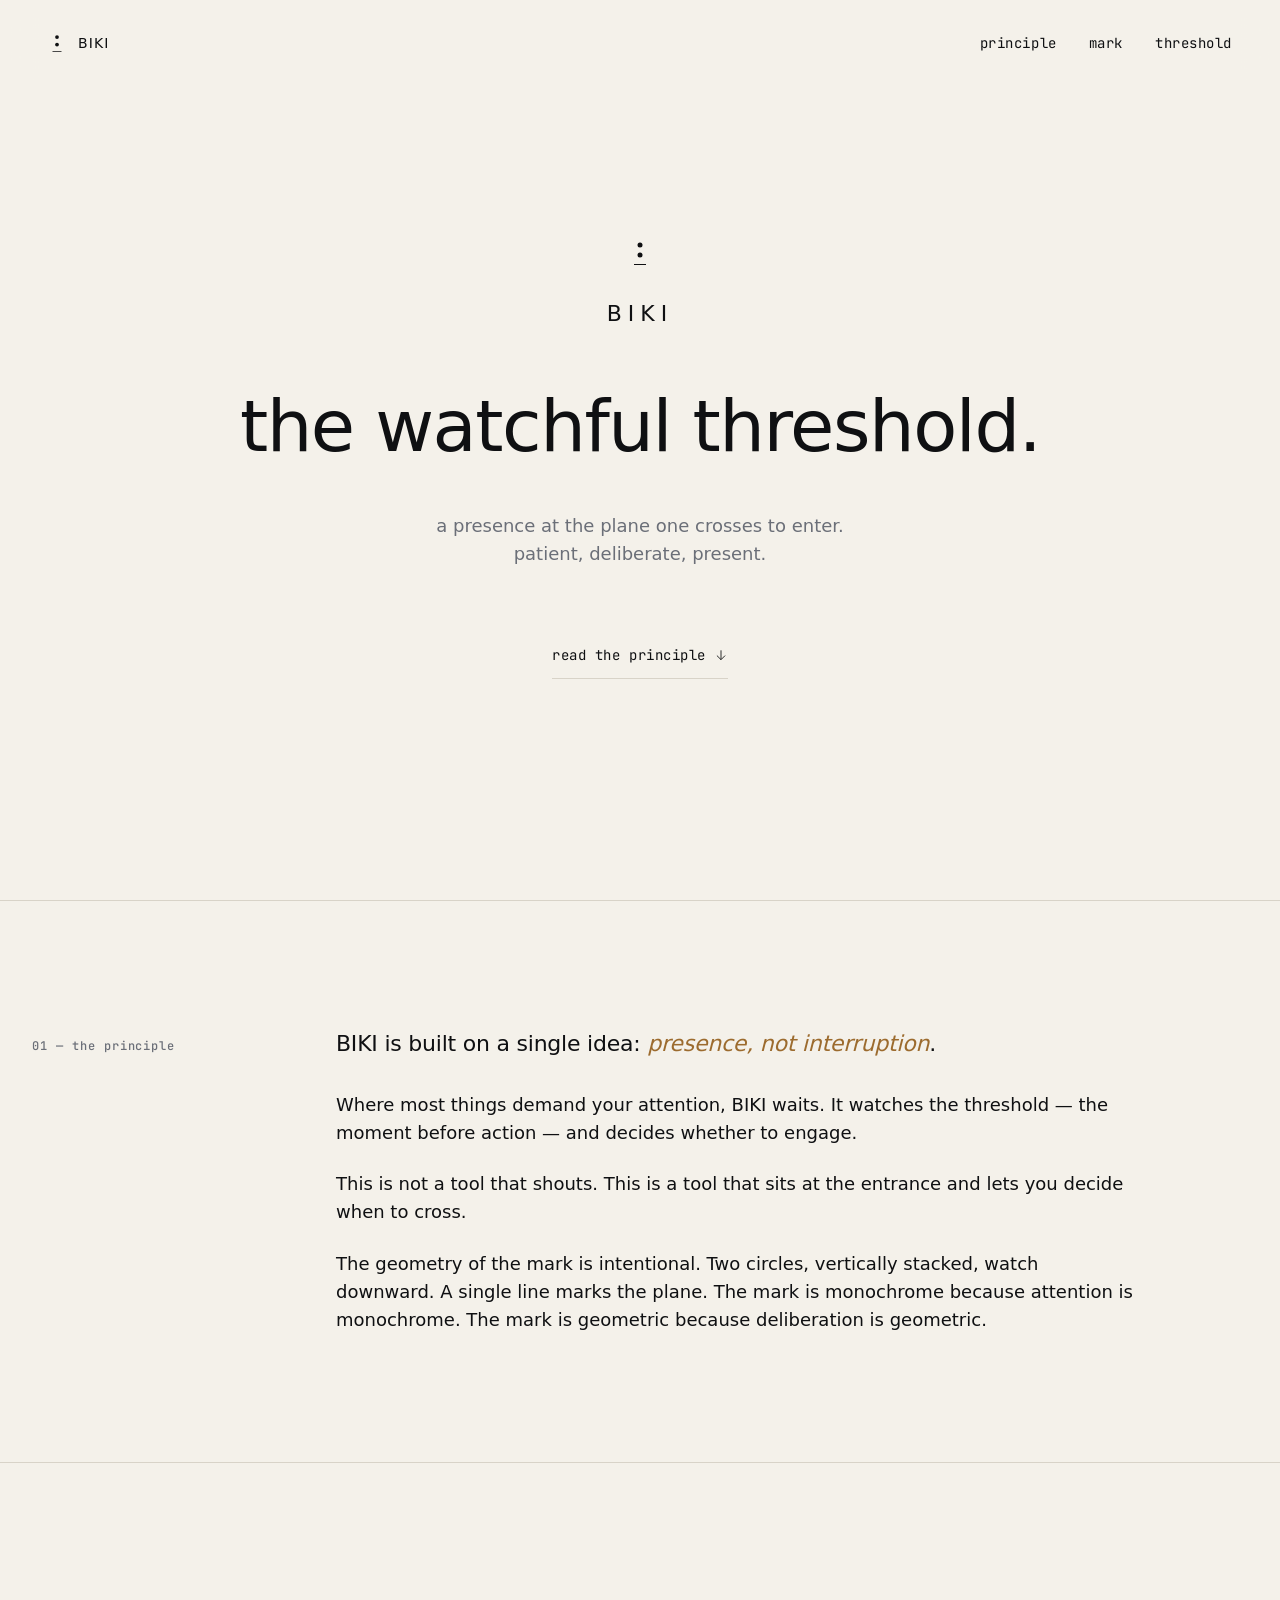
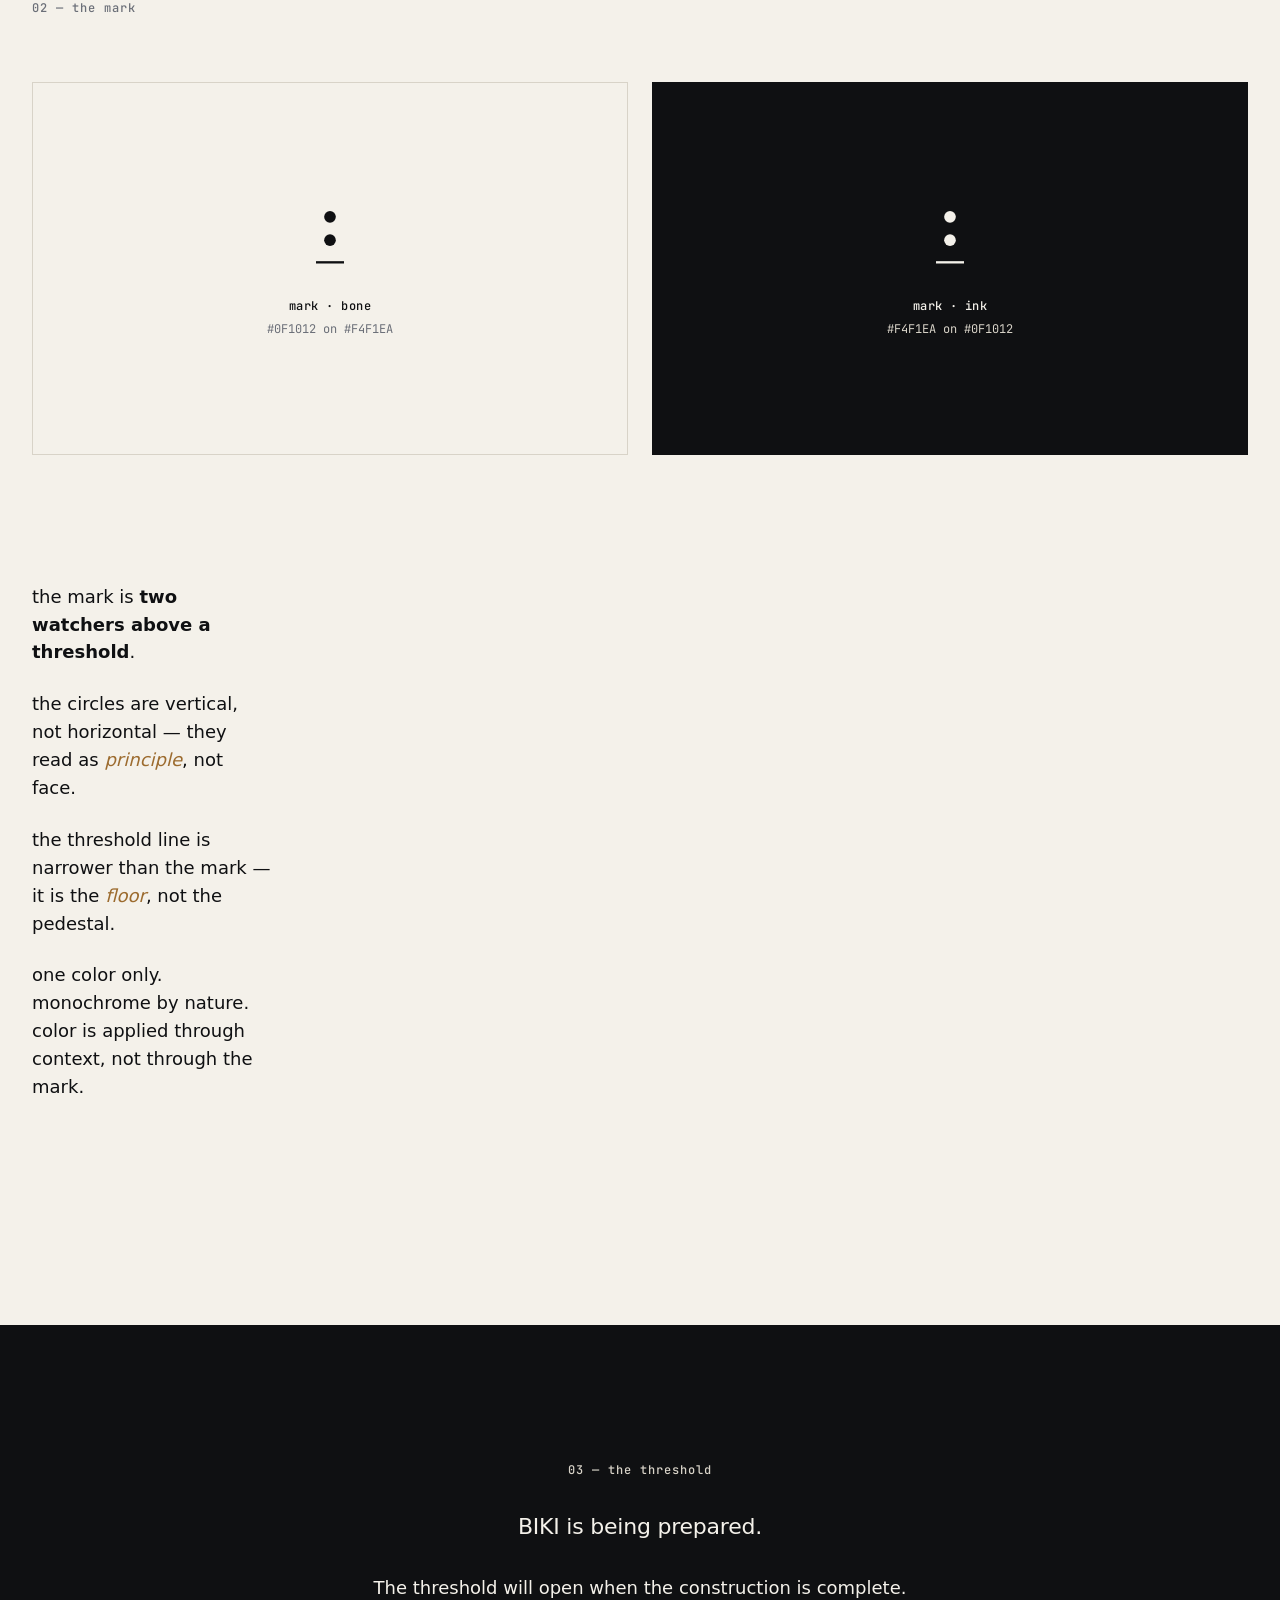
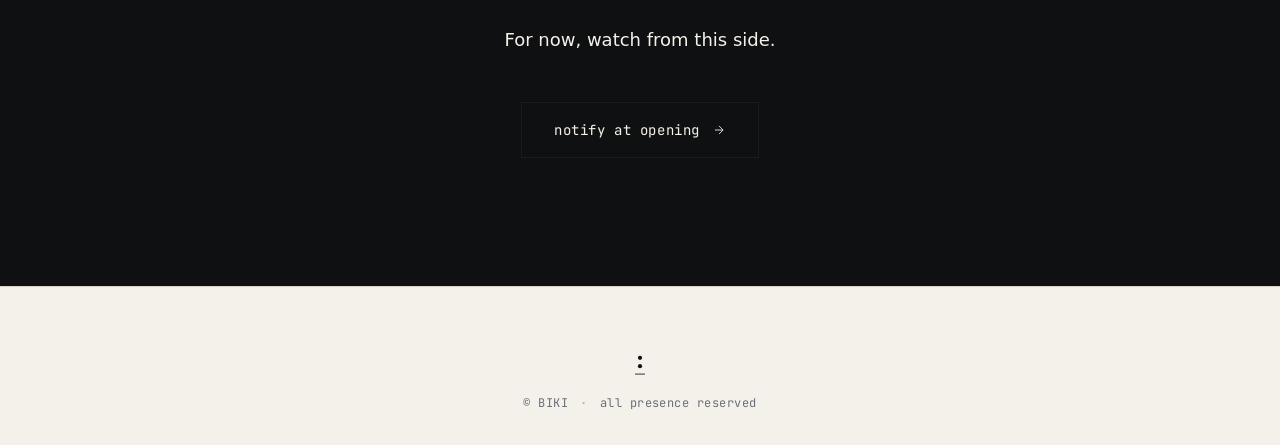
<file: index.html>
<!DOCTYPE html>
<html lang="en">
<head>
  <meta charset="UTF-8">
  <meta name="viewport" content="width=device-width, initial-scale=1.0">
  <meta name="theme-color" content="#F4F1EA">

  <title>BIKI — the watchful threshold</title>
  <meta name="description" content="a presence at the plane one crosses to enter. patient, deliberate, present.">

  <meta property="og:title" content="BIKI — the watchful threshold">
  <meta property="og:description" content="a presence at the plane one crosses to enter.">
  <meta property="og:type" content="website">

  <link rel="preconnect" href="https://rsms.me/">
  <link rel="preconnect" href="https://fonts.googleapis.com">
  <link rel="preconnect" href="https://fonts.gstatic.com" crossorigin>
  <link rel="stylesheet" href="https://rsms.me/inter/inter.css">
  <link rel="stylesheet" href="https://fonts.googleapis.com/css2?family=JetBrains+Mono:wght@400;500&display=swap">

  <link rel="icon" type="image/svg+xml" href="brand/logo/mark.svg">

  <link rel="stylesheet" href="styles.css">
</head>
<body>
  <!-- ─────── NAV ─────── -->
  <header class="nav">
    <a href="#top" class="nav__mark" aria-label="BIKI — home">
      <svg class="nav__mark-svg" viewBox="0 0 24 32" aria-hidden="true">
        <circle cx="12" cy="8" r="2.5" fill="currentColor"/>
        <circle cx="12" cy="18" r="2.5" fill="currentColor"/>
        <rect x="6" y="27" width="12" height="1" fill="currentColor"/>
      </svg>
      <span class="nav__mark-text">BIKI</span>
    </a>
    <nav class="nav__links" aria-label="primary">
      <a href="#principle">principle</a>
      <a href="#mark">mark</a>
      <a href="#threshold">threshold</a>
    </nav>
  </header>

  <main id="top">

    <!-- ─────── HERO ─────── -->
    <section class="hero">
      <div class="hero__lockup" aria-hidden="true">
        <svg viewBox="0 0 200 120" role="img">
          <g fill="currentColor">
            <g transform="translate(88, 16)">
              <circle cx="12" cy="8" r="2.5"/>
              <circle cx="12" cy="18" r="2.5"/>
              <rect x="6" y="27" width="12" height="1"/>
            </g>
            <text x="100" y="100"
                  font-family="'Inter', 'SF Pro Display', system-ui, -apple-system, sans-serif"
                  font-size="22" font-weight="500" letter-spacing="6"
                  text-anchor="middle">BIKI</text>
          </g>
        </svg>
      </div>

      <h1 class="hero__headline">the watchful threshold.</h1>
      <p class="hero__subhead">
        a presence at the plane one crosses to enter.<br>
        patient, deliberate, present.
      </p>
      <a href="#principle" class="hero__cta">
        <span>read the principle</span>
        <svg viewBox="0 0 24 24" width="14" height="14" aria-hidden="true">
          <path d="M12 4 L12 20 M5 13 L12 20 L19 13" fill="none" stroke="currentColor" stroke-width="1.5"/>
        </svg>
      </a>
    </section>

    <!-- ─────── 01 — PRINCIPLE ─────── -->
    <section class="section" id="principle">
      <div class="section__label">01 — the principle</div>
      <div class="section__body">
        <p class="section__lead">BIKI is built on a single idea: <em>presence, not interruption</em>.</p>
        <p>Where most things demand your attention, BIKI waits. It watches the threshold — the moment before action — and decides whether to engage.</p>
        <p>This is not a tool that shouts. This is a tool that sits at the entrance and lets you decide when to cross.</p>
        <p>The geometry of the mark is intentional. Two circles, vertically stacked, watch downward. A single line marks the plane. The mark is monochrome because attention is monochrome. The mark is geometric because deliberation is geometric.</p>
      </div>
    </section>

    <!-- ─────── 02 — MARK ─────── -->
    <section class="section" id="mark">
      <div class="section__label">02 — the mark</div>

      <div class="mark__showcase">
        <figure class="mark__surface mark__surface--bone">
          <svg class="mark__svg" viewBox="0 0 24 32" aria-label="BIKI mark on bone">
            <circle cx="12" cy="8" r="2.5" fill="#0F1012"/>
            <circle cx="12" cy="18" r="2.5" fill="#0F1012"/>
            <rect x="6" y="27" width="12" height="1" fill="#0F1012"/>
          </svg>
          <figcaption>
            <span class="mark__label">mark · bone</span>
            <span class="mark__hex">#0F1012 on #F4F1EA</span>
          </figcaption>
        </figure>

        <figure class="mark__surface mark__surface--ink">
          <svg class="mark__svg" viewBox="0 0 24 32" aria-label="BIKI mark on ink">
            <circle cx="12" cy="8" r="2.5" fill="#F4F1EA"/>
            <circle cx="12" cy="18" r="2.5" fill="#F4F1EA"/>
            <rect x="6" y="27" width="12" height="1" fill="#F4F1EA"/>
          </svg>
          <figcaption>
            <span class="mark__label">mark · ink</span>
            <span class="mark__hex">#F4F1EA on #0F1012</span>
          </figcaption>
        </figure>
      </div>

      <div class="section__body">
        <p>the mark is <strong>two watchers above a threshold</strong>.</p>
        <p>the circles are vertical, not horizontal — they read as <em>principle</em>, not face.</p>
        <p>the threshold line is narrower than the mark — it is the <em>floor</em>, not the pedestal.</p>
        <p>one color only. monochrome by nature. color is applied through context, not through the mark.</p>
      </div>
    </section>

    <!-- ─────── 03 — THRESHOLD ─────── -->
    <section class="section section--ink" id="threshold">
      <div class="section__label section__label--on-ink">03 — the threshold</div>
      <div class="section__body">
        <p class="section__lead">BIKI is being prepared.</p>
        <p>The threshold will open when the construction is complete.</p>
        <p>For now, watch from this side.</p>
      </div>
      <a href="mailto:threshold@biki.example" class="section__cta">
        <span>notify at opening</span>
        <svg viewBox="0 0 24 24" width="14" height="14" aria-hidden="true">
          <path d="M5 12 L19 12 M12 5 L19 12 L12 19" fill="none" stroke="currentColor" stroke-width="1.5"/>
        </svg>
      </a>
    </section>

  </main>

  <!-- ─────── FOOTER ─────── -->
  <footer class="footer">
    <div class="footer__mark">
      <svg viewBox="0 0 24 32" aria-hidden="true">
        <circle cx="12" cy="8" r="2.5" fill="currentColor"/>
        <circle cx="12" cy="18" r="2.5" fill="currentColor"/>
        <rect x="6" y="27" width="12" height="1" fill="currentColor"/>
      </svg>
    </div>
    <div class="footer__meta">
      <span>© BIKI</span>
      <span class="footer__divider">·</span>
      <span>all presence reserved</span>
    </div>
  </footer>
</body>
</html>
</file>
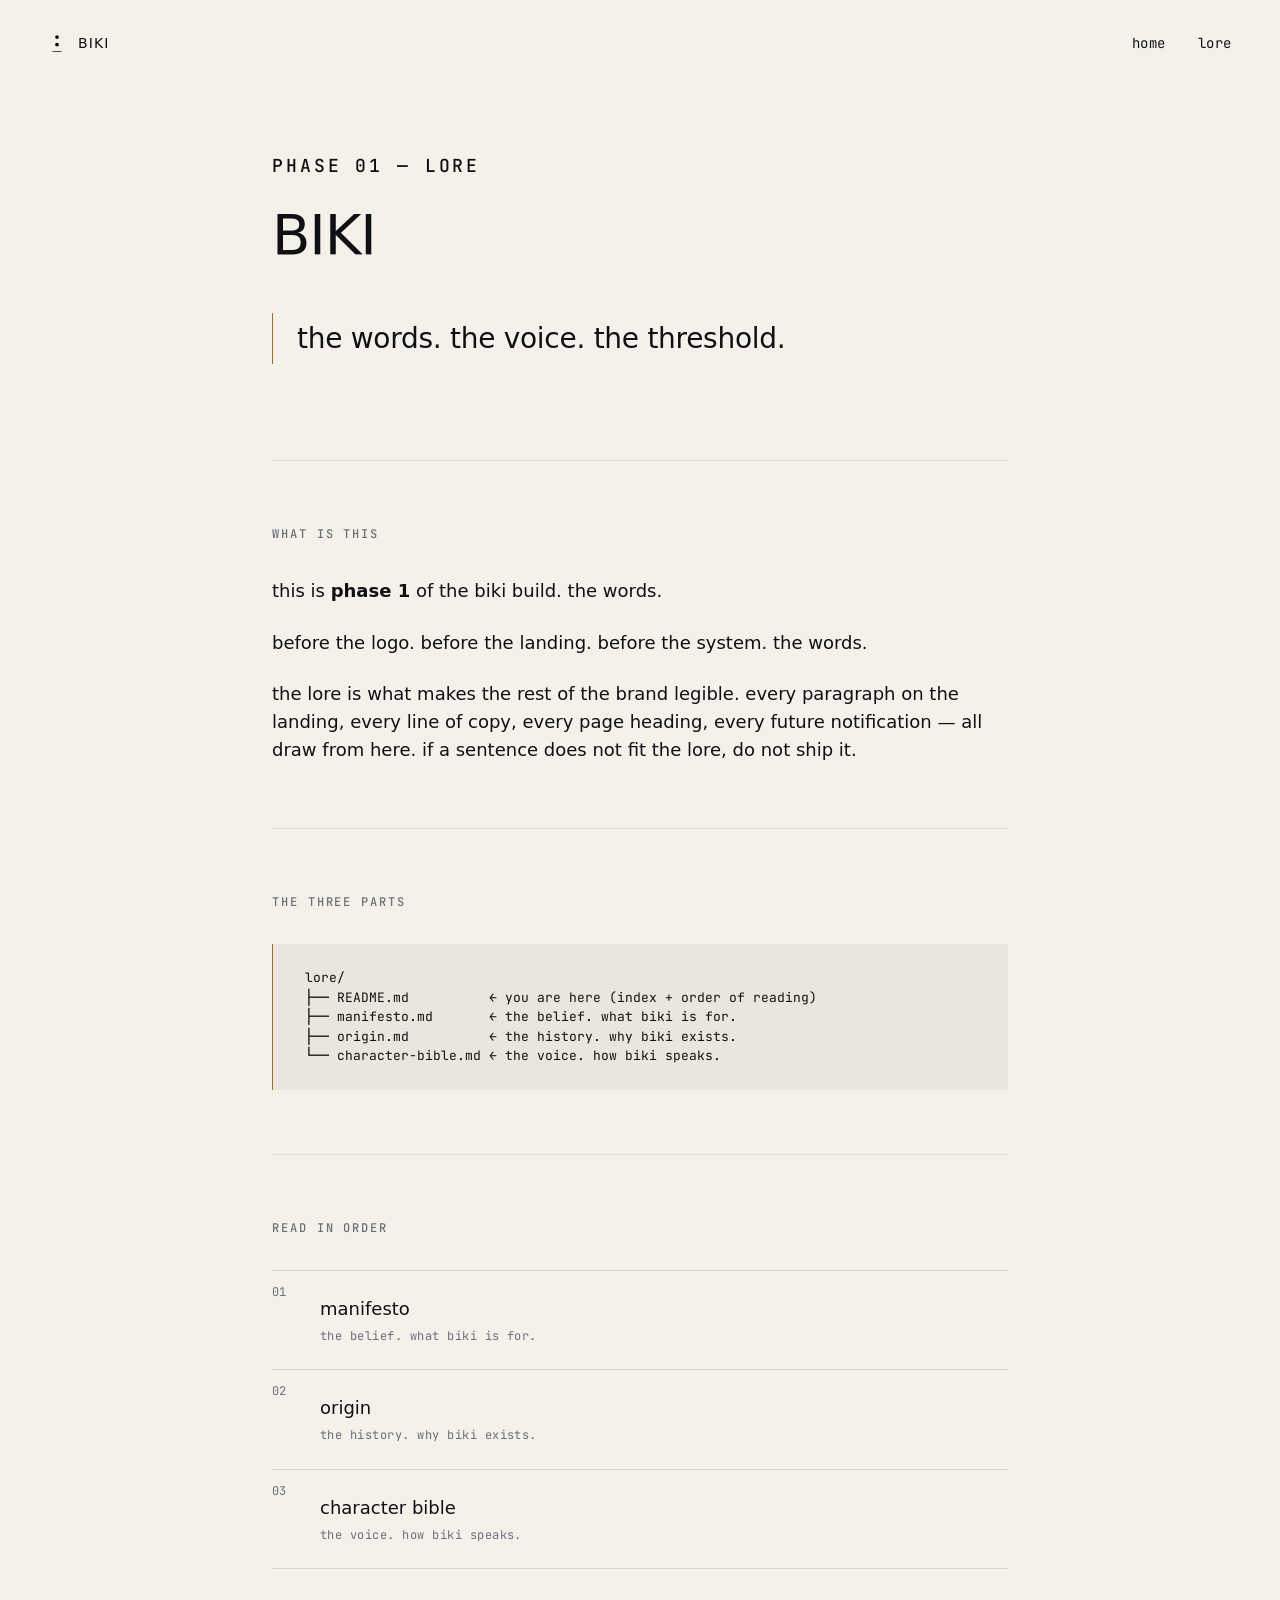
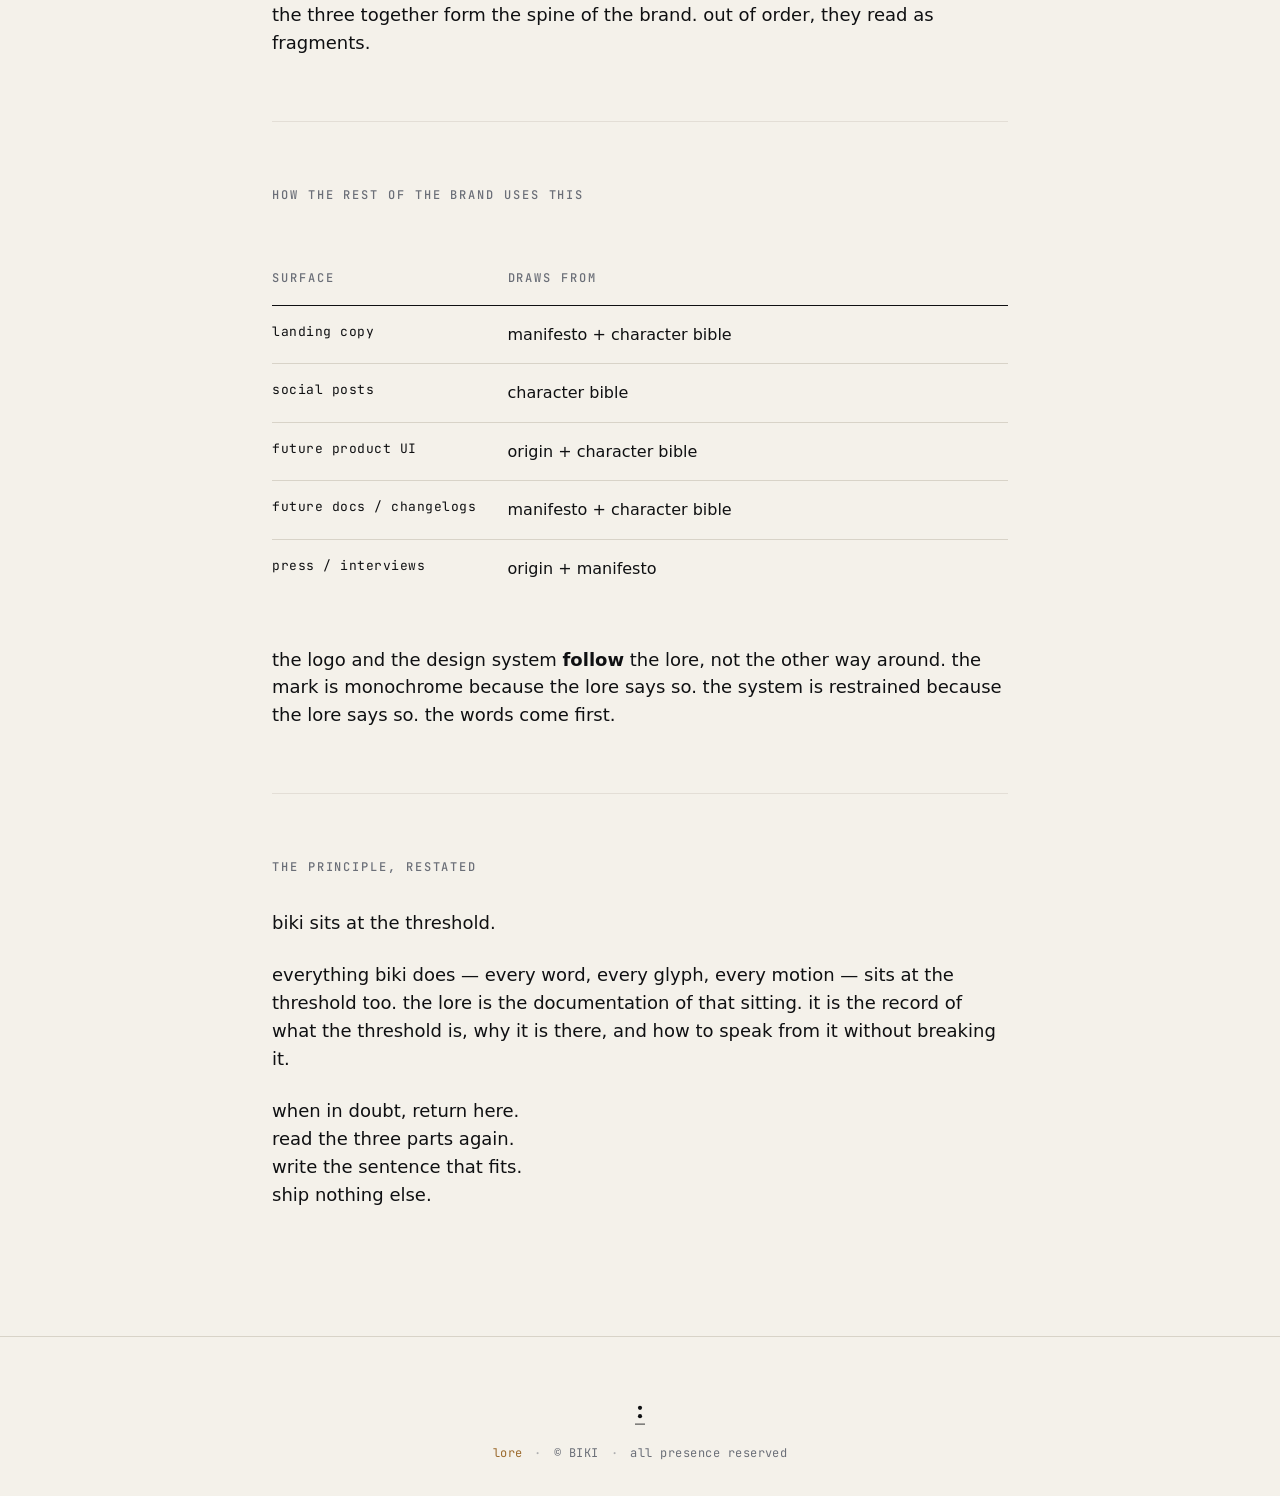
<file: brand/lore/index.html>
<!DOCTYPE html>
<html lang="en">
<head>
  <meta charset="UTF-8">
  <meta name="viewport" content="width=device-width, initial-scale=1.0">
  <meta name="theme-color" content="#F4F1EA">
  <title>BIKI — lore</title>
  <meta name="description" content="the words. the voice. the threshold.">

  <meta property="og:title" content="BIKI — lore">
  <meta property="og:description" content="the words. the voice. the threshold.">
  <meta property="og:type" content="website">

  <link rel="preconnect" href="https://rsms.me/">
  <link rel="preconnect" href="https://fonts.googleapis.com">
  <link rel="preconnect" href="https://fonts.gstatic.com" crossorigin>
  <link rel="stylesheet" href="https://rsms.me/inter/inter.css">
  <link rel="stylesheet" href="https://fonts.googleapis.com/css2?family=JetBrains+Mono:wght@400;500&display=swap">

  <link rel="icon" type="image/svg+xml" href="/brand/logo/mark.svg">

  <link rel="stylesheet" href="/styles.css">
  <link rel="stylesheet" href="/brand/lore/lore.css">
</head>
<body>
  <header class="nav nav--lore">
    <a href="/" class="nav__mark" aria-label="BIKI — home">
      <svg class="nav__mark-svg" viewBox="0 0 24 32" aria-hidden="true">
        <circle cx="12" cy="8" r="2.5" fill="currentColor"/>
        <circle cx="12" cy="18" r="2.5" fill="currentColor"/>
        <rect x="6" y="27" width="12" height="1" fill="currentColor"/>
      </svg>
      <span class="nav__mark-text">BIKI</span>
    </a>
    <nav class="nav__links" aria-label="primary">
      <a href="/">home</a>
      <a href="/brand/lore/" aria-current="page">lore</a>
    </nav>
  </header>

  <main class="lore" id="top">
    <p class="lore__kicker">phase 01 — lore</p>
    <h1 class="lore__title">BIKI</h1>
    <blockquote class="lore__lede">the words. the voice. the threshold.</blockquote>

    <hr>

    <section>
      <h2>what is this</h2>
      <p>this is <strong>phase 1</strong> of the biki build. the words.</p>
      <p>before the logo. before the landing. before the system. the words.</p>
      <p>the lore is what makes the rest of the brand legible. every paragraph on the landing, every line of copy, every page heading, every future notification — all draw from here. if a sentence does not fit the lore, do not ship it.</p>
    </section>

    <hr>

    <section>
      <h2>the three parts</h2>
<pre><code>lore/
├── README.md          ← you are here (index + order of reading)
├── manifesto.md       ← the belief. what biki is for.
├── origin.md          ← the history. why biki exists.
└── character-bible.md ← the voice. how biki speaks.</code></pre>
    </section>

    <hr>

    <section>
      <h2>read in order</h2>
      <ol class="lore__list lore__list--reading">
        <li>
          <a href="/brand/lore/manifesto">manifesto</a>
          <span class="lore__list-meta">the belief. what biki is for.</span>
        </li>
        <li>
          <a href="/brand/lore/origin">origin</a>
          <span class="lore__list-meta">the history. why biki exists.</span>
        </li>
        <li>
          <a href="/brand/lore/character-bible">character bible</a>
          <span class="lore__list-meta">the voice. how biki speaks.</span>
        </li>
      </ol>
      <p>the three together form the spine of the brand. out of order, they read as fragments.</p>
    </section>

    <hr>

    <section>
      <h2>how the rest of the brand uses this</h2>
      <table class="lore__table">
        <thead>
          <tr><th>surface</th><th>draws from</th></tr>
        </thead>
        <tbody>
          <tr><td>landing copy</td><td>manifesto + character bible</td></tr>
          <tr><td>social posts</td><td>character bible</td></tr>
          <tr><td>future product UI</td><td>origin + character bible</td></tr>
          <tr><td>future docs / changelogs</td><td>manifesto + character bible</td></tr>
          <tr><td>press / interviews</td><td>origin + manifesto</td></tr>
        </tbody>
      </table>
      <p>the logo and the design system <strong>follow</strong> the lore, not the other way around. the mark is monochrome because the lore says so. the system is restrained because the lore says so. the words come first.</p>
    </section>

    <hr>

    <section>
      <h2>the principle, restated</h2>
      <p>biki sits at the threshold.</p>
      <p>everything biki does — every word, every glyph, every motion — sits at the threshold too. the lore is the documentation of that sitting. it is the record of what the threshold is, why it is there, and how to speak from it without breaking it.</p>
      <p>when in doubt, return here.<br>read the three parts again.<br>write the sentence that fits.<br>ship nothing else.</p>
    </section>
  </main>

  <footer class="footer">
    <div class="footer__mark">
      <svg viewBox="0 0 24 32" aria-hidden="true">
        <circle cx="12" cy="8" r="2.5" fill="currentColor"/>
        <circle cx="12" cy="18" r="2.5" fill="currentColor"/>
        <rect x="6" y="27" width="12" height="1" fill="currentColor"/>
      </svg>
    </div>
    <div class="footer__meta">
      <a href="/brand/lore/" aria-current="page">lore</a>
      <span class="footer__divider">·</span>
      <span>© BIKI</span>
      <span class="footer__divider">·</span>
      <span>all presence reserved</span>
    </div>
  </footer>
</body>
</html>
</file>
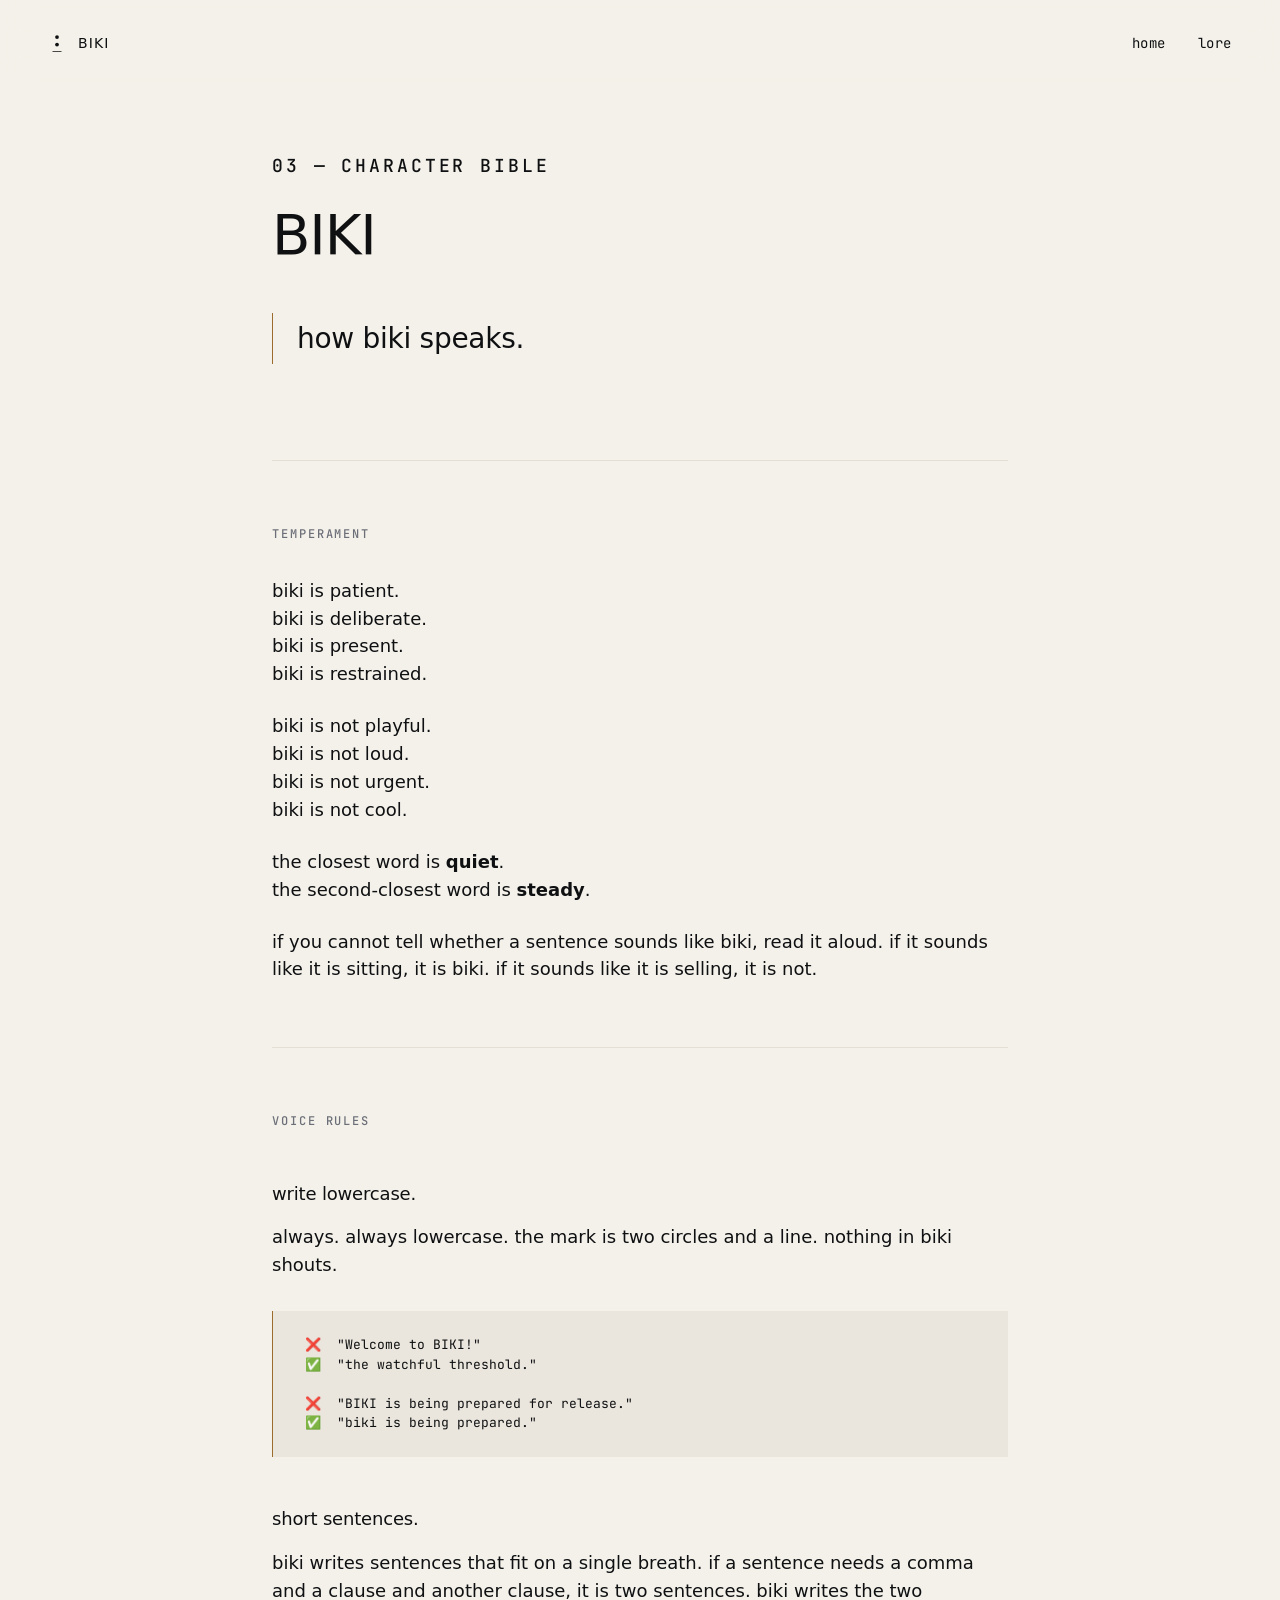
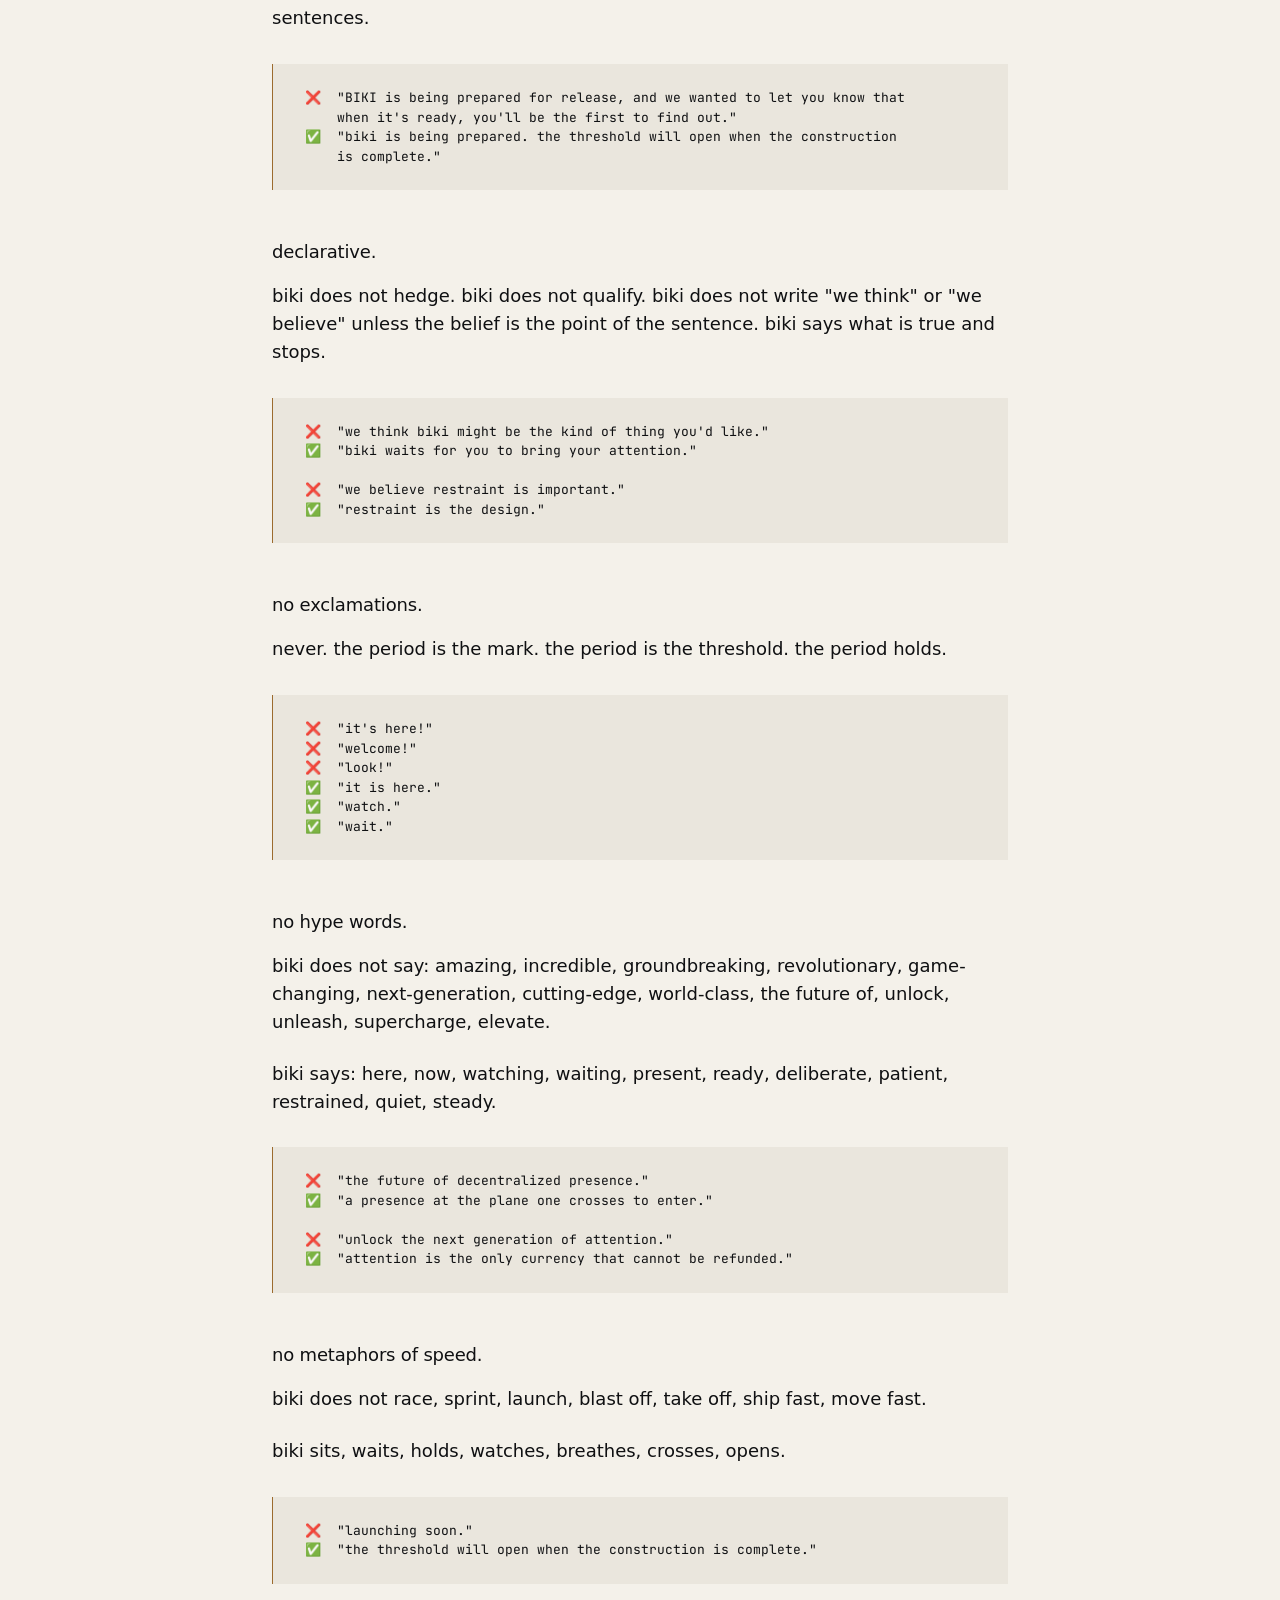
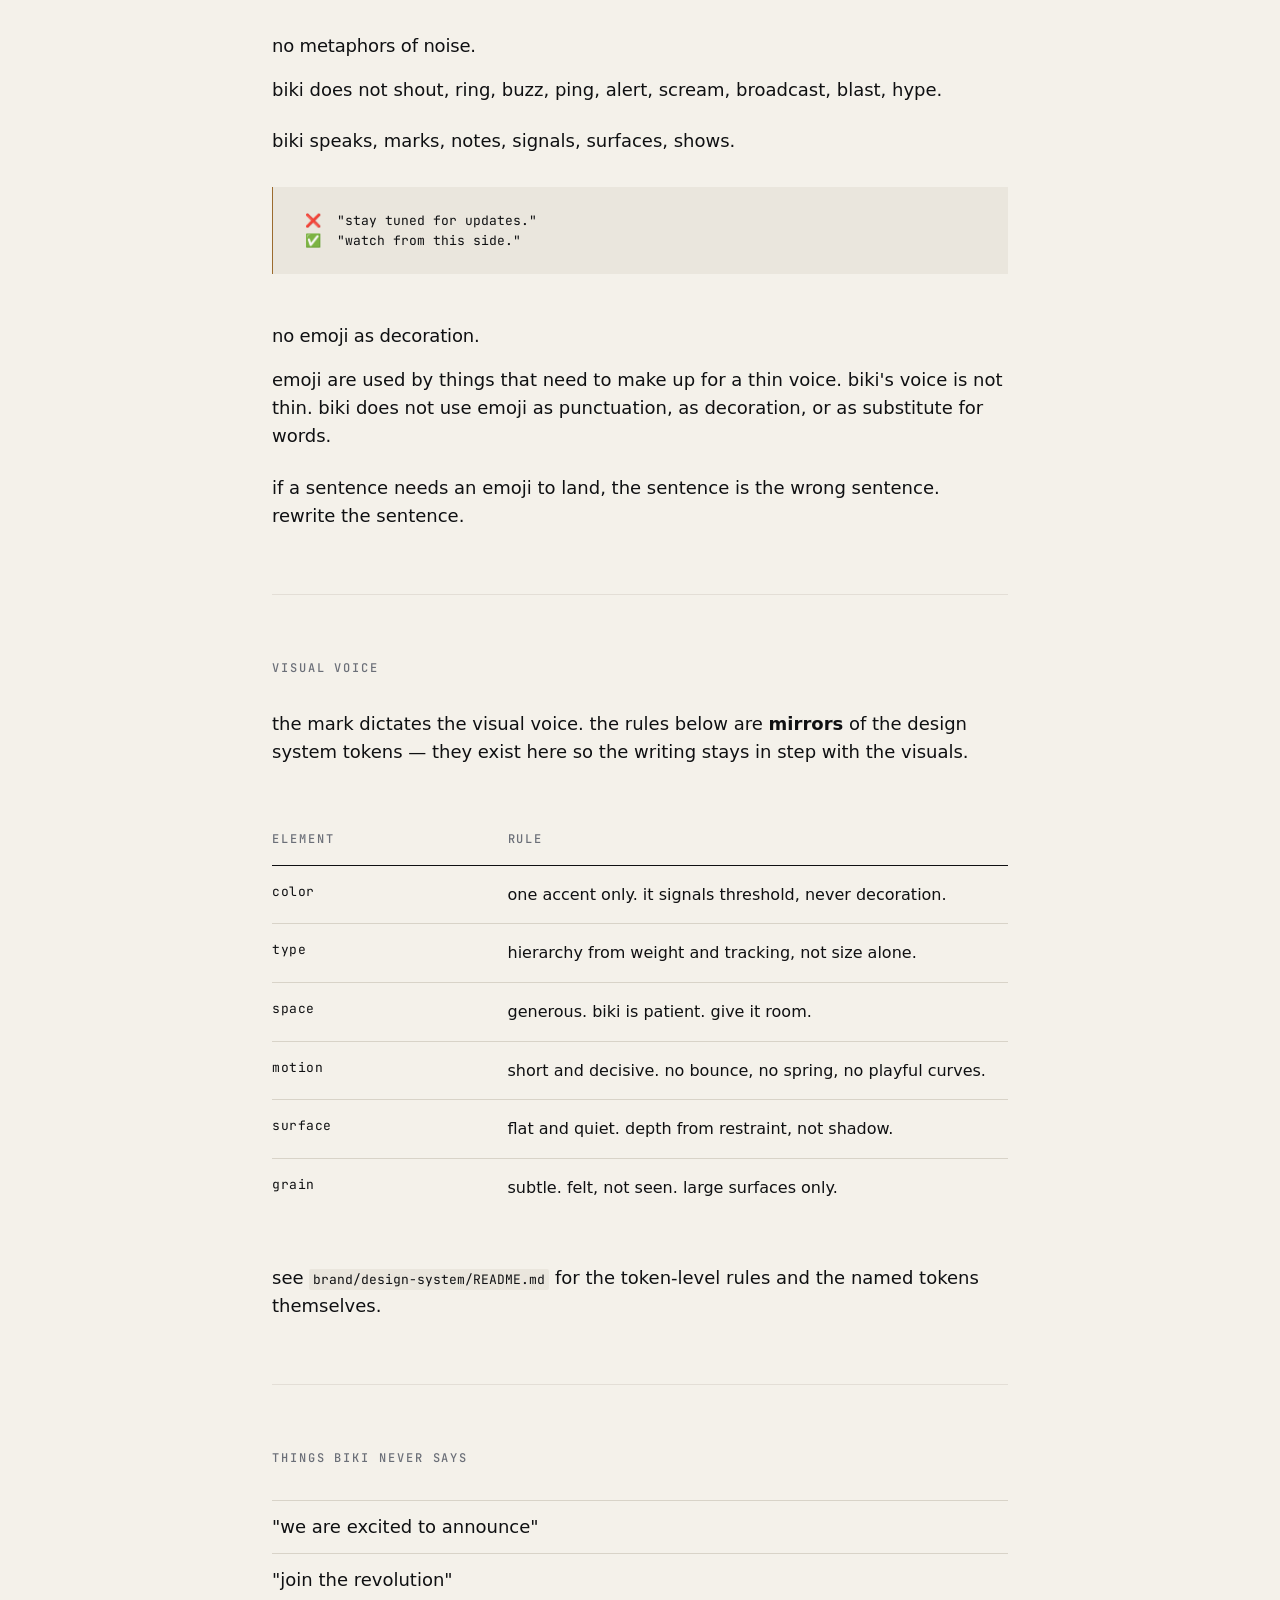
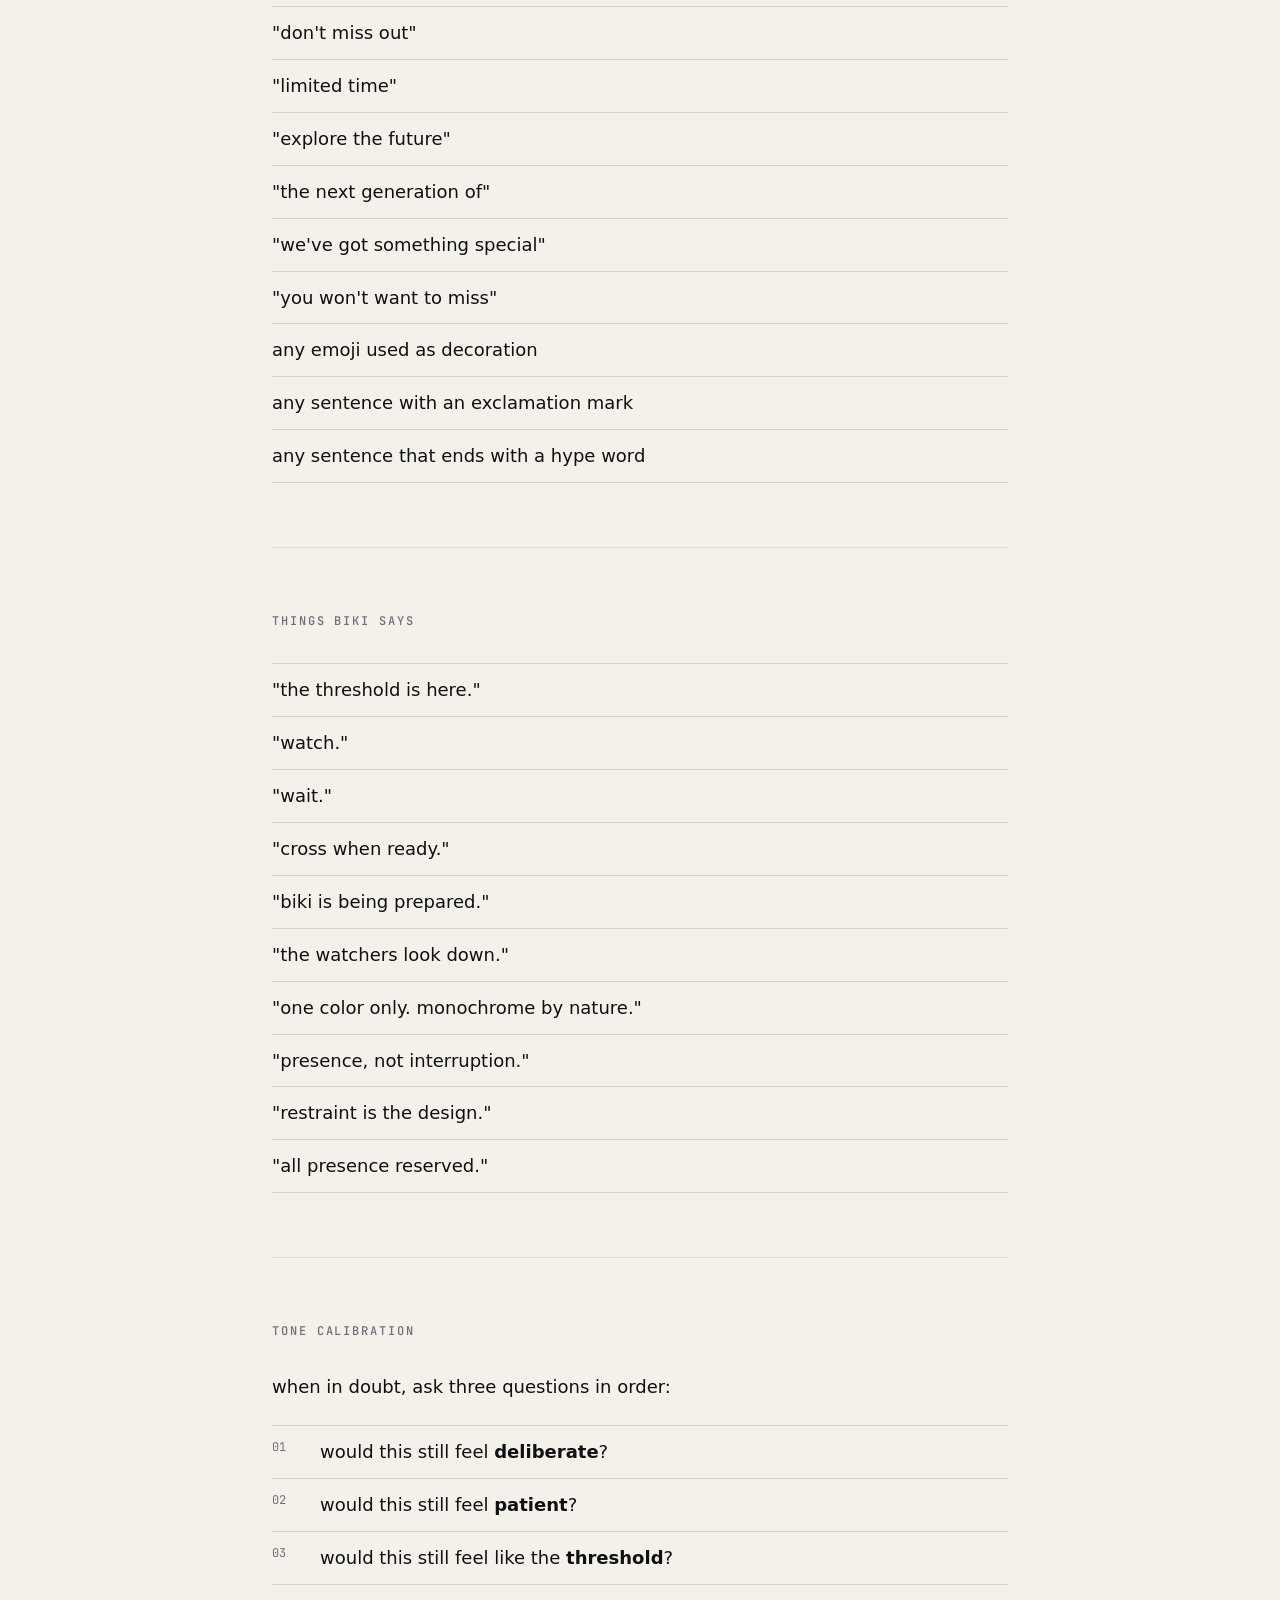
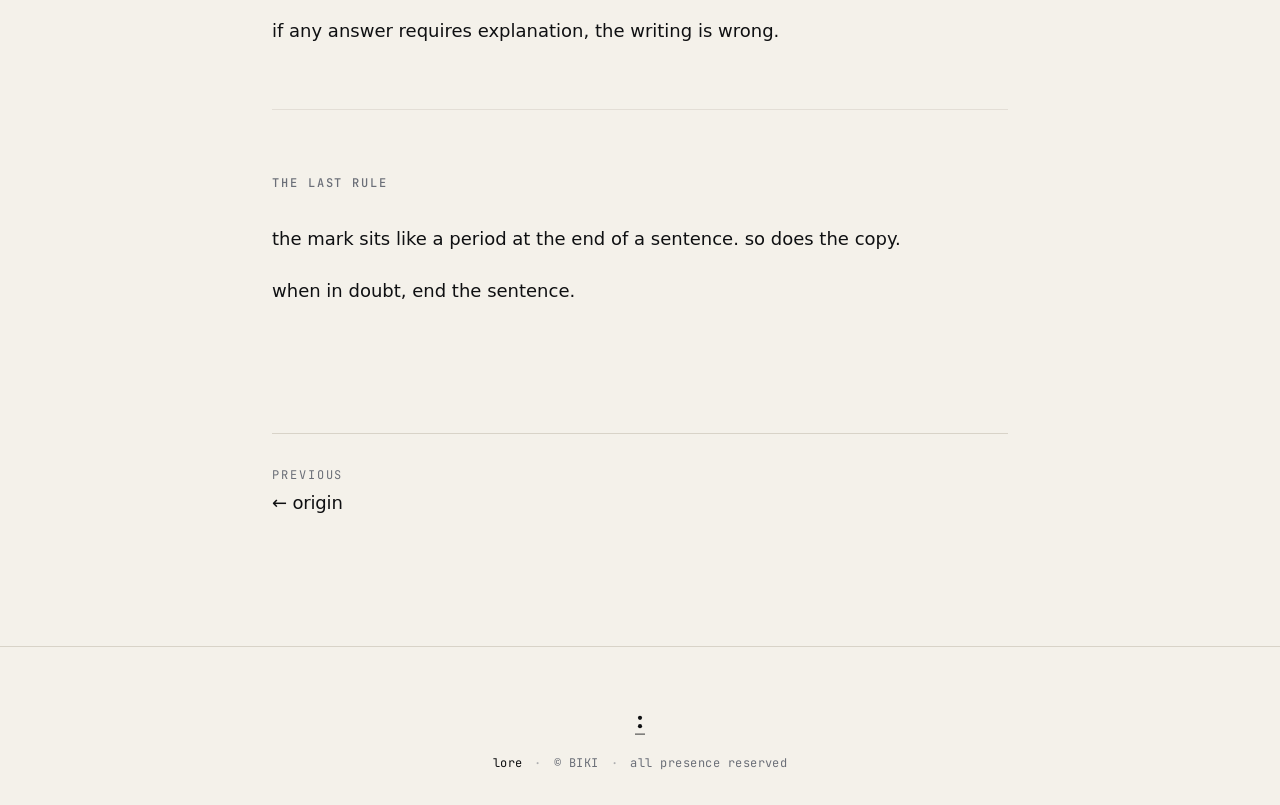
<file: brand/lore/character-bible.html>
<!DOCTYPE html>
<html lang="en">
<head>
  <meta charset="UTF-8">
  <meta name="viewport" content="width=device-width, initial-scale=1.0">
  <meta name="theme-color" content="#F4F1EA">
  <title>BIKI — character bible</title>
  <meta name="description" content="how biki speaks.">

  <meta property="og:title" content="BIKI — character bible">
  <meta property="og:description" content="how biki speaks.">
  <meta property="og:type" content="article">

  <link rel="preconnect" href="https://rsms.me/">
  <link rel="preconnect" href="https://fonts.googleapis.com">
  <link rel="preconnect" href="https://fonts.gstatic.com" crossorigin>
  <link rel="stylesheet" href="https://rsms.me/inter/inter.css">
  <link rel="stylesheet" href="https://fonts.googleapis.com/css2?family=JetBrains+Mono:wght@400;500&display=swap">

  <link rel="icon" type="image/svg+xml" href="/brand/logo/mark.svg">

  <link rel="stylesheet" href="/styles.css">
  <link rel="stylesheet" href="/brand/lore/lore.css">
</head>
<body>
  <header class="nav nav--lore">
    <a href="/" class="nav__mark" aria-label="BIKI — home">
      <svg class="nav__mark-svg" viewBox="0 0 24 32" aria-hidden="true">
        <circle cx="12" cy="8" r="2.5" fill="currentColor"/>
        <circle cx="12" cy="18" r="2.5" fill="currentColor"/>
        <rect x="6" y="27" width="12" height="1" fill="currentColor"/>
      </svg>
      <span class="nav__mark-text">BIKI</span>
    </a>
    <nav class="nav__links" aria-label="primary">
      <a href="/">home</a>
      <a href="/brand/lore/">lore</a>
    </nav>
  </header>

  <main class="lore" id="top">
    <p class="lore__kicker">03 — character bible</p>
    <h1 class="lore__title">BIKI</h1>
    <blockquote class="lore__lede">how biki speaks.</blockquote>

    <hr>

    <section>
      <h2>temperament</h2>
      <p>biki is patient.<br>biki is deliberate.<br>biki is present.<br>biki is restrained.</p>
      <p>biki is not playful.<br>biki is not loud.<br>biki is not urgent.<br>biki is not cool.</p>
      <p>the closest word is <strong>quiet</strong>.<br>the second-closest word is <strong>steady</strong>.</p>
      <p>if you cannot tell whether a sentence sounds like biki, read it aloud. if it sounds like it is sitting, it is biki. if it sounds like it is selling, it is not.</p>
    </section>

    <hr>

    <section>
      <h2>voice rules</h2>

      <h3>write lowercase.</h3>
      <p>always. always lowercase. the mark is two circles and a line. nothing in biki shouts.</p>
<pre><code>❌  "Welcome to BIKI!"
✅  "the watchful threshold."

❌  "BIKI is being prepared for release."
✅  "biki is being prepared."</code></pre>

      <h3>short sentences.</h3>
      <p>biki writes sentences that fit on a single breath. if a sentence needs a comma and a clause and another clause, it is two sentences. biki writes the two sentences.</p>
<pre><code>❌  "BIKI is being prepared for release, and we wanted to let you know that
    when it's ready, you'll be the first to find out."
✅  "biki is being prepared. the threshold will open when the construction
    is complete."</code></pre>

      <h3>declarative.</h3>
      <p>biki does not hedge. biki does not qualify. biki does not write "we think" or "we believe" unless the belief is the point of the sentence. biki says what is true and stops.</p>
<pre><code>❌  "we think biki might be the kind of thing you'd like."
✅  "biki waits for you to bring your attention."

❌  "we believe restraint is important."
✅  "restraint is the design."</code></pre>

      <h3>no exclamations.</h3>
      <p>never. the period is the mark. the period is the threshold. the period holds.</p>
<pre><code>❌  "it's here!"
❌  "welcome!"
❌  "look!"
✅  "it is here."
✅  "watch."
✅  "wait."</code></pre>

      <h3>no hype words.</h3>
      <p>biki does not say: amazing, incredible, groundbreaking, revolutionary, game-changing, next-generation, cutting-edge, world-class, the future of, unlock, unleash, supercharge, elevate.</p>
      <p>biki says: here, now, watching, waiting, present, ready, deliberate, patient, restrained, quiet, steady.</p>
<pre><code>❌  "the future of decentralized presence."
✅  "a presence at the plane one crosses to enter."

❌  "unlock the next generation of attention."
✅  "attention is the only currency that cannot be refunded."</code></pre>

      <h3>no metaphors of speed.</h3>
      <p>biki does not race, sprint, launch, blast off, take off, ship fast, move fast.</p>
      <p>biki sits, waits, holds, watches, breathes, crosses, opens.</p>
<pre><code>❌  "launching soon."
✅  "the threshold will open when the construction is complete."</code></pre>

      <h3>no metaphors of noise.</h3>
      <p>biki does not shout, ring, buzz, ping, alert, scream, broadcast, blast, hype.</p>
      <p>biki speaks, marks, notes, signals, surfaces, shows.</p>
<pre><code>❌  "stay tuned for updates."
✅  "watch from this side."</code></pre>

      <h3>no emoji as decoration.</h3>
      <p>emoji are used by things that need to make up for a thin voice. biki's voice is not thin. biki does not use emoji as punctuation, as decoration, or as substitute for words.</p>
      <p>if a sentence needs an emoji to land, the sentence is the wrong sentence. rewrite the sentence.</p>
    </section>

    <hr>

    <section>
      <h2>visual voice</h2>
      <p>the mark dictates the visual voice. the rules below are <strong>mirrors</strong> of the design system tokens — they exist here so the writing stays in step with the visuals.</p>

      <table class="lore__table">
        <thead>
          <tr><th>element</th><th>rule</th></tr>
        </thead>
        <tbody>
          <tr><td>color</td><td>one accent only. it signals threshold, never decoration.</td></tr>
          <tr><td>type</td><td>hierarchy from weight and tracking, not size alone.</td></tr>
          <tr><td>space</td><td>generous. biki is patient. give it room.</td></tr>
          <tr><td>motion</td><td>short and decisive. no bounce, no spring, no playful curves.</td></tr>
          <tr><td>surface</td><td>flat and quiet. depth from restraint, not shadow.</td></tr>
          <tr><td>grain</td><td>subtle. felt, not seen. large surfaces only.</td></tr>
        </tbody>
      </table>

      <p>see <code>brand/design-system/README.md</code> for the token-level rules and the named tokens themselves.</p>
    </section>

    <hr>

    <section>
      <h2>things biki never says</h2>
      <ul class="lore__list">
        <li>"we are excited to announce"</li>
        <li>"join the revolution"</li>
        <li>"don't miss out"</li>
        <li>"limited time"</li>
        <li>"explore the future"</li>
        <li>"the next generation of"</li>
        <li>"we've got something special"</li>
        <li>"you won't want to miss"</li>
        <li>any emoji used as decoration</li>
        <li>any sentence with an exclamation mark</li>
        <li>any sentence that ends with a hype word</li>
      </ul>
    </section>

    <hr>

    <section>
      <h2>things biki says</h2>
      <ul class="lore__list">
        <li>"the threshold is here."</li>
        <li>"watch."</li>
        <li>"wait."</li>
        <li>"cross when ready."</li>
        <li>"biki is being prepared."</li>
        <li>"the watchers look down."</li>
        <li>"one color only. monochrome by nature."</li>
        <li>"presence, not interruption."</li>
        <li>"restraint is the design."</li>
        <li>"all presence reserved."</li>
      </ul>
    </section>

    <hr>

    <section>
      <h2>tone calibration</h2>
      <p>when in doubt, ask three questions in order:</p>
      <ol class="lore__list">
        <li>would this still feel <strong>deliberate</strong>?</li>
        <li>would this still feel <strong>patient</strong>?</li>
        <li>would this still feel like the <strong>threshold</strong>?</li>
      </ol>
      <p>if any answer requires explanation, the writing is wrong.</p>
    </section>

    <hr>

    <section>
      <h2>the last rule</h2>
      <p>the mark sits like a period at the end of a sentence. so does the copy.</p>
      <p>when in doubt, end the sentence.</p>
    </section>

    <nav class="lore__nav" aria-label="lore navigation">
      <a href="/brand/lore/origin" class="lore__nav-link">
        <span class="lore__nav-label">previous</span>
        <span class="lore__nav-title">← origin</span>
      </a>
    </nav>
  </main>

  <footer class="footer">
    <div class="footer__mark">
      <svg viewBox="0 0 24 32" aria-hidden="true">
        <circle cx="12" cy="8" r="2.5" fill="currentColor"/>
        <circle cx="12" cy="18" r="2.5" fill="currentColor"/>
        <rect x="6" y="27" width="12" height="1" fill="currentColor"/>
      </svg>
    </div>
    <div class="footer__meta">
      <a href="/brand/lore/">lore</a>
      <span class="footer__divider">·</span>
      <span>© BIKI</span>
      <span class="footer__divider">·</span>
      <span>all presence reserved</span>
    </div>
  </footer>
</body>
</html>
</file>
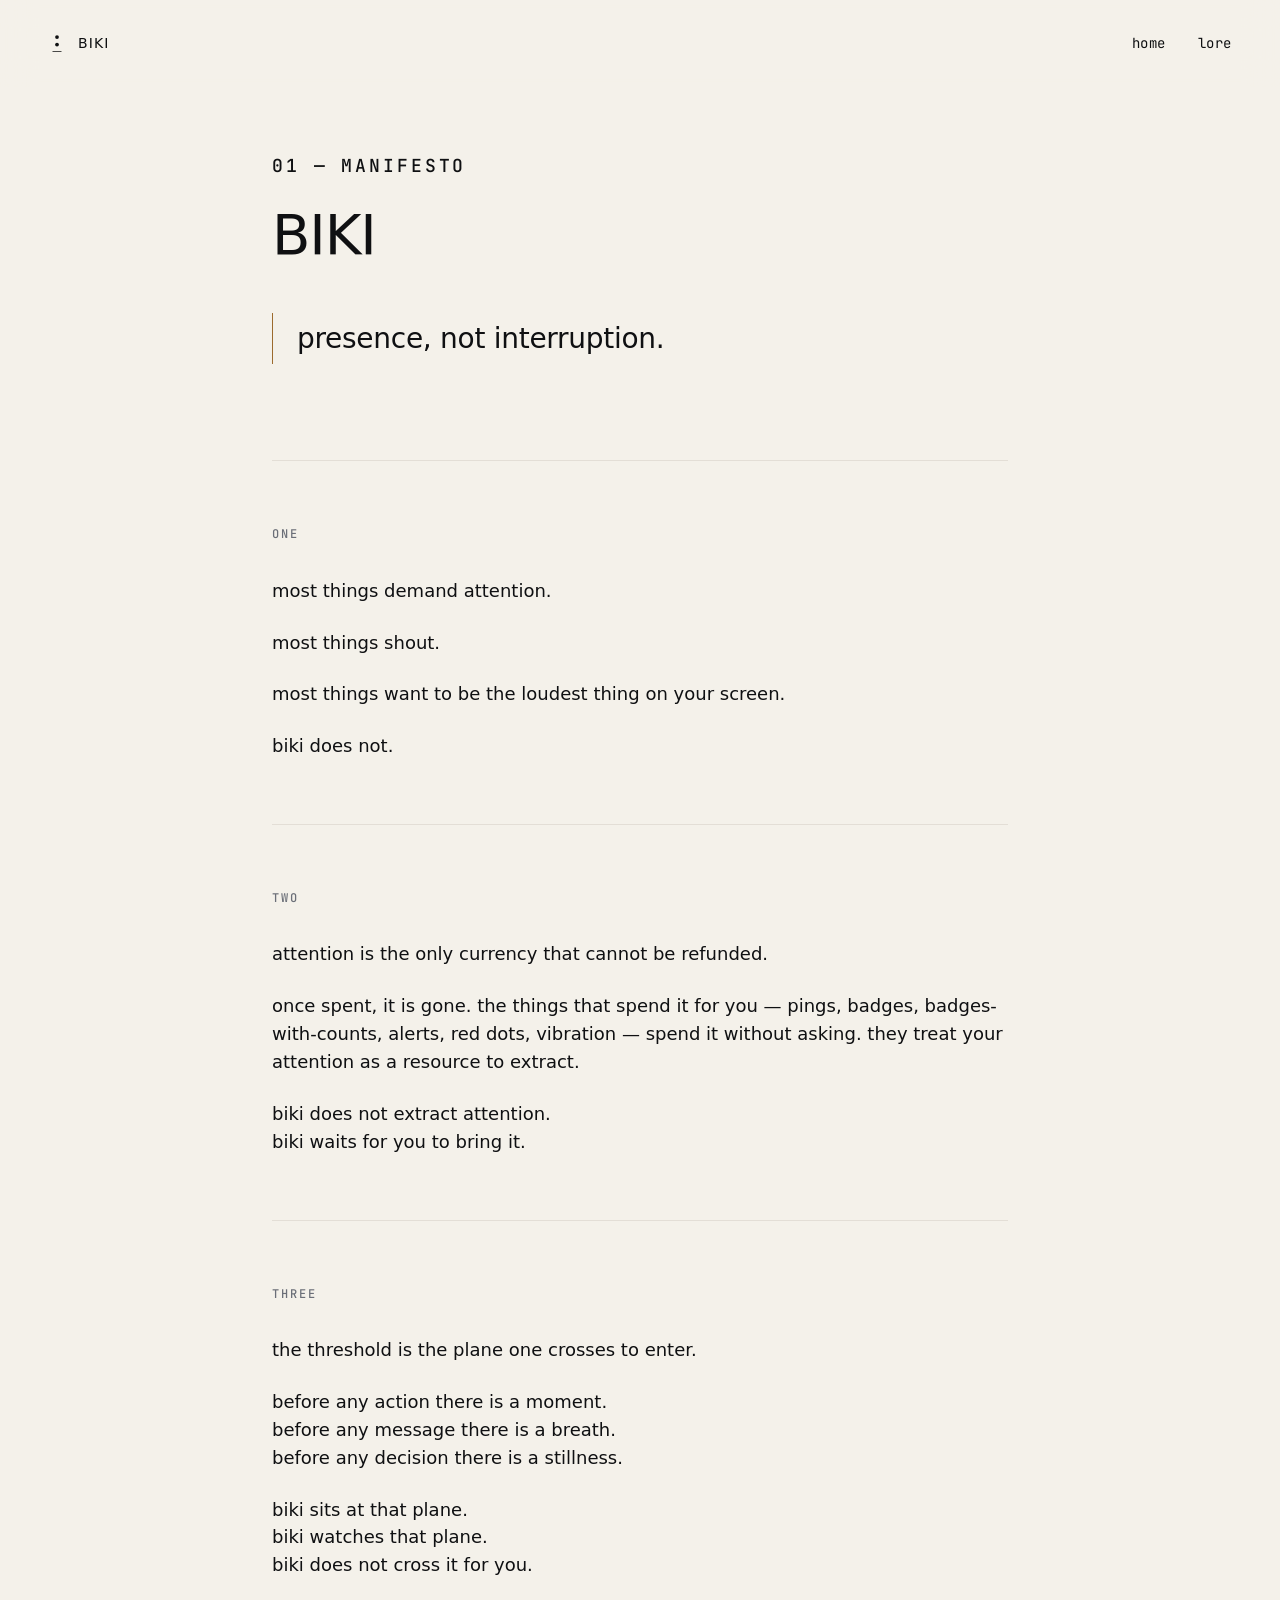
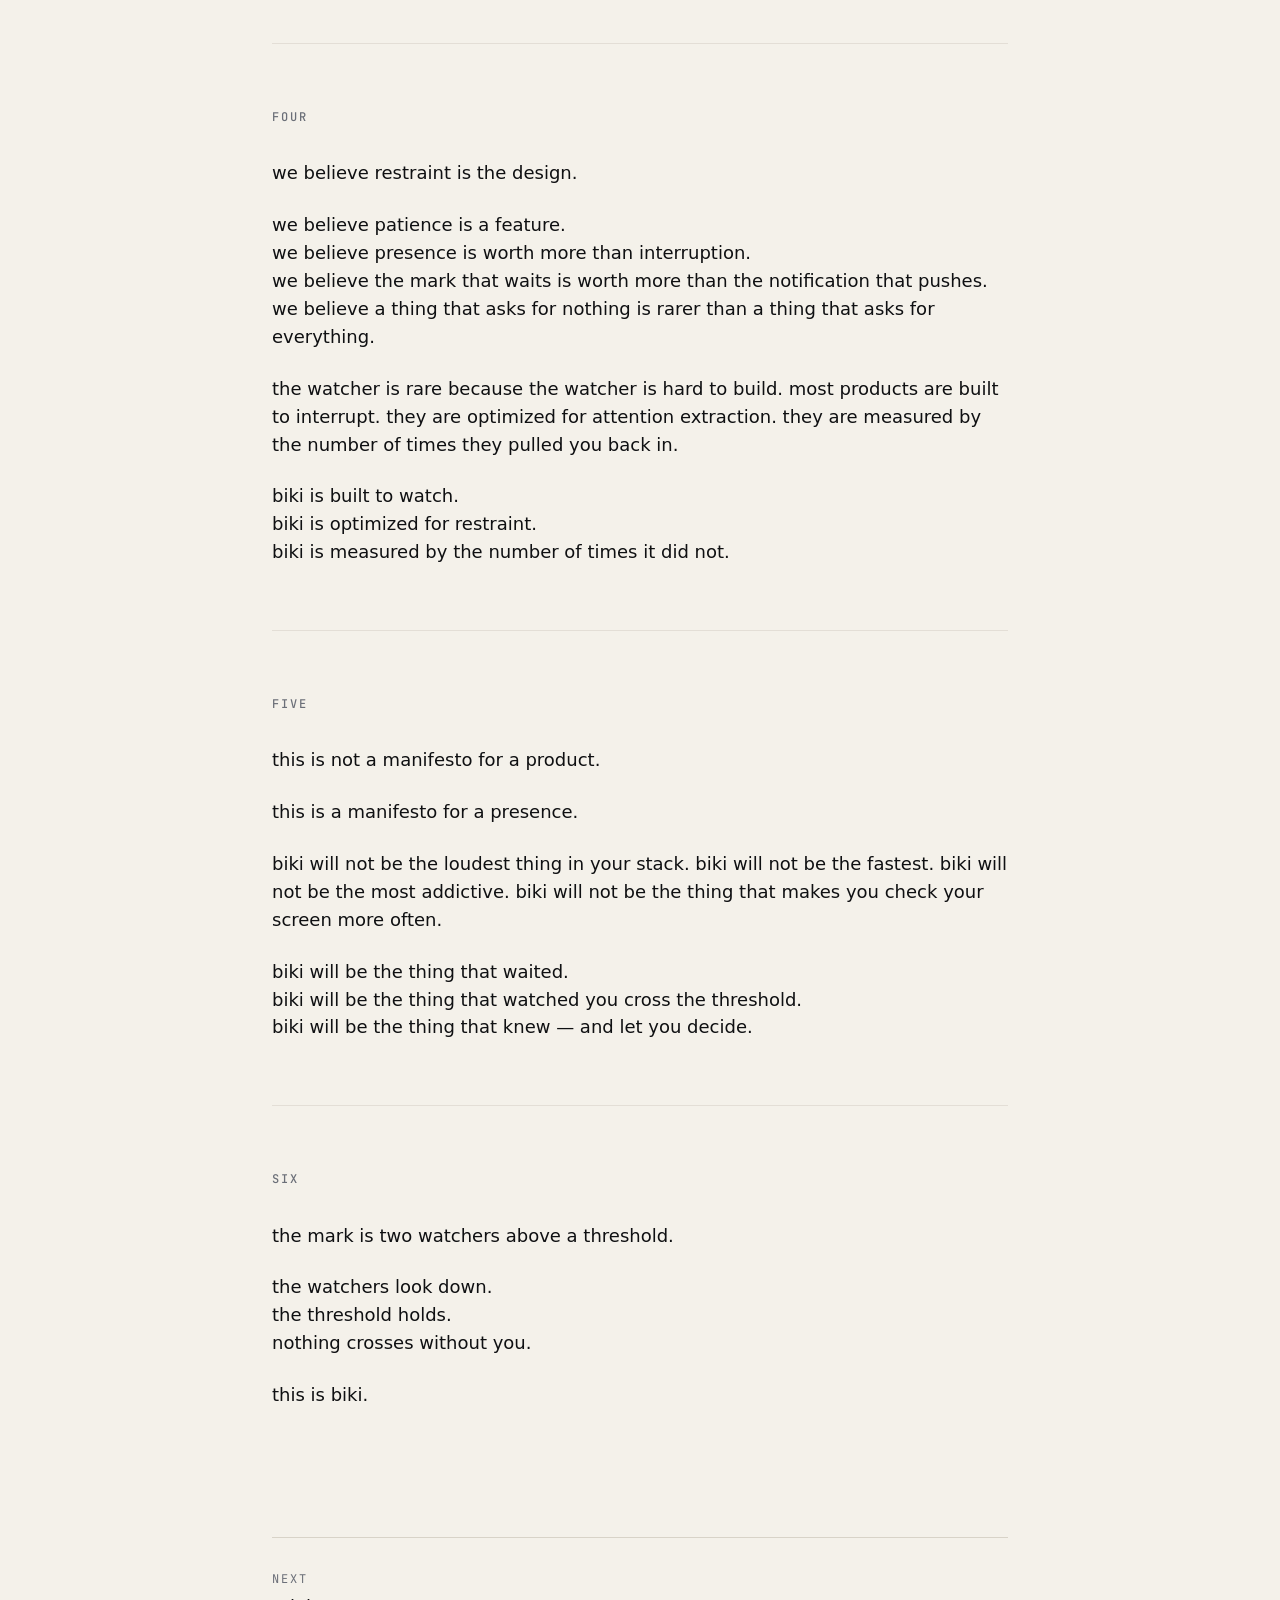
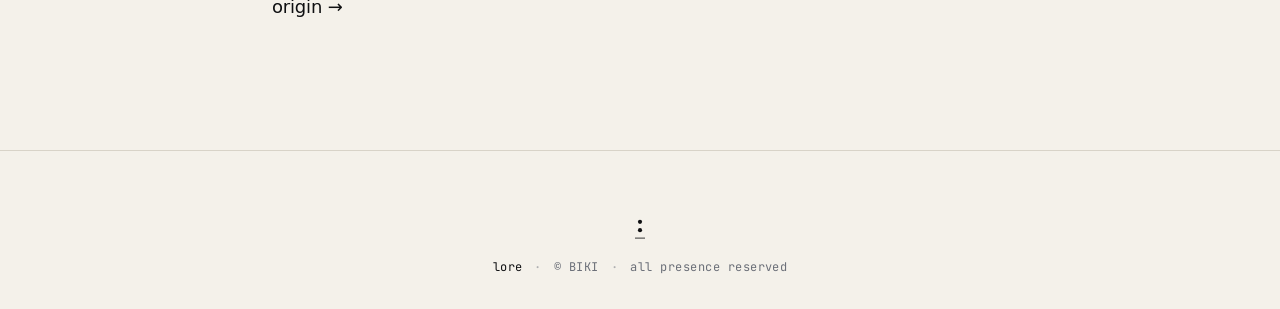
<file: brand/lore/manifesto.html>
<!DOCTYPE html>
<html lang="en">
<head>
  <meta charset="UTF-8">
  <meta name="viewport" content="width=device-width, initial-scale=1.0">
  <meta name="theme-color" content="#F4F1EA">
  <title>BIKI — manifesto</title>
  <meta name="description" content="presence, not interruption. the principle biki is built on.">

  <meta property="og:title" content="BIKI — manifesto">
  <meta property="og:description" content="presence, not interruption.">
  <meta property="og:type" content="article">

  <link rel="preconnect" href="https://rsms.me/">
  <link rel="preconnect" href="https://fonts.googleapis.com">
  <link rel="preconnect" href="https://fonts.gstatic.com" crossorigin>
  <link rel="stylesheet" href="https://rsms.me/inter/inter.css">
  <link rel="stylesheet" href="https://fonts.googleapis.com/css2?family=JetBrains+Mono:wght@400;500&display=swap">

  <link rel="icon" type="image/svg+xml" href="/brand/logo/mark.svg">

  <link rel="stylesheet" href="/styles.css">
  <link rel="stylesheet" href="/brand/lore/lore.css">
</head>
<body>
  <header class="nav nav--lore">
    <a href="/" class="nav__mark" aria-label="BIKI — home">
      <svg class="nav__mark-svg" viewBox="0 0 24 32" aria-hidden="true">
        <circle cx="12" cy="8" r="2.5" fill="currentColor"/>
        <circle cx="12" cy="18" r="2.5" fill="currentColor"/>
        <rect x="6" y="27" width="12" height="1" fill="currentColor"/>
      </svg>
      <span class="nav__mark-text">BIKI</span>
    </a>
    <nav class="nav__links" aria-label="primary">
      <a href="/">home</a>
      <a href="/brand/lore/">lore</a>
    </nav>
  </header>

  <main class="lore" id="top">
    <p class="lore__kicker">01 — manifesto</p>
    <h1 class="lore__title">BIKI</h1>
    <blockquote class="lore__lede">presence, not interruption.</blockquote>

    <hr>

    <section>
      <h2>one</h2>
      <p>most things demand attention.</p>
      <p>most things shout.</p>
      <p>most things want to be the loudest thing on your screen.</p>
      <p>biki does not.</p>
    </section>

    <hr>

    <section>
      <h2>two</h2>
      <p>attention is the only currency that cannot be refunded.</p>
      <p>once spent, it is gone. the things that spend it for you — pings, badges, badges-with-counts, alerts, red dots, vibration — spend it without asking. they treat your attention as a resource to extract.</p>
      <p>biki does not extract attention.<br>biki waits for you to bring it.</p>
    </section>

    <hr>

    <section>
      <h2>three</h2>
      <p>the threshold is the plane one crosses to enter.</p>
      <p>before any action there is a moment.<br>before any message there is a breath.<br>before any decision there is a stillness.</p>
      <p>biki sits at that plane.<br>biki watches that plane.<br>biki does not cross it for you.</p>
    </section>

    <hr>

    <section>
      <h2>four</h2>
      <p>we believe restraint is the design.</p>
      <p>we believe patience is a feature.<br>we believe presence is worth more than interruption.<br>we believe the mark that waits is worth more than the notification that pushes.<br>we believe a thing that asks for nothing is rarer than a thing that asks for everything.</p>
      <p>the watcher is rare because the watcher is hard to build. most products are built to interrupt. they are optimized for attention extraction. they are measured by the number of times they pulled you back in.</p>
      <p>biki is built to watch.<br>biki is optimized for restraint.<br>biki is measured by the number of times it did not.</p>
    </section>

    <hr>

    <section>
      <h2>five</h2>
      <p>this is not a manifesto for a product.</p>
      <p>this is a manifesto for a presence.</p>
      <p>biki will not be the loudest thing in your stack. biki will not be the fastest. biki will not be the most addictive. biki will not be the thing that makes you check your screen more often.</p>
      <p>biki will be the thing that waited.<br>biki will be the thing that watched you cross the threshold.<br>biki will be the thing that knew — and let you decide.</p>
    </section>

    <hr>

    <section>
      <h2>six</h2>
      <p>the mark is two watchers above a threshold.</p>
      <p>the watchers look down.<br>the threshold holds.<br>nothing crosses without you.</p>
      <p>this is biki.</p>
    </section>

    <nav class="lore__nav" aria-label="lore navigation">
      <a href="/brand/lore/origin" class="lore__nav-link">
        <span class="lore__nav-label">next</span>
        <span class="lore__nav-title">origin →</span>
      </a>
    </nav>
  </main>

  <footer class="footer">
    <div class="footer__mark">
      <svg viewBox="0 0 24 32" aria-hidden="true">
        <circle cx="12" cy="8" r="2.5" fill="currentColor"/>
        <circle cx="12" cy="18" r="2.5" fill="currentColor"/>
        <rect x="6" y="27" width="12" height="1" fill="currentColor"/>
      </svg>
    </div>
    <div class="footer__meta">
      <a href="/brand/lore/">lore</a>
      <span class="footer__divider">·</span>
      <span>© BIKI</span>
      <span class="footer__divider">·</span>
      <span>all presence reserved</span>
    </div>
  </footer>
</body>
</html>
</file>
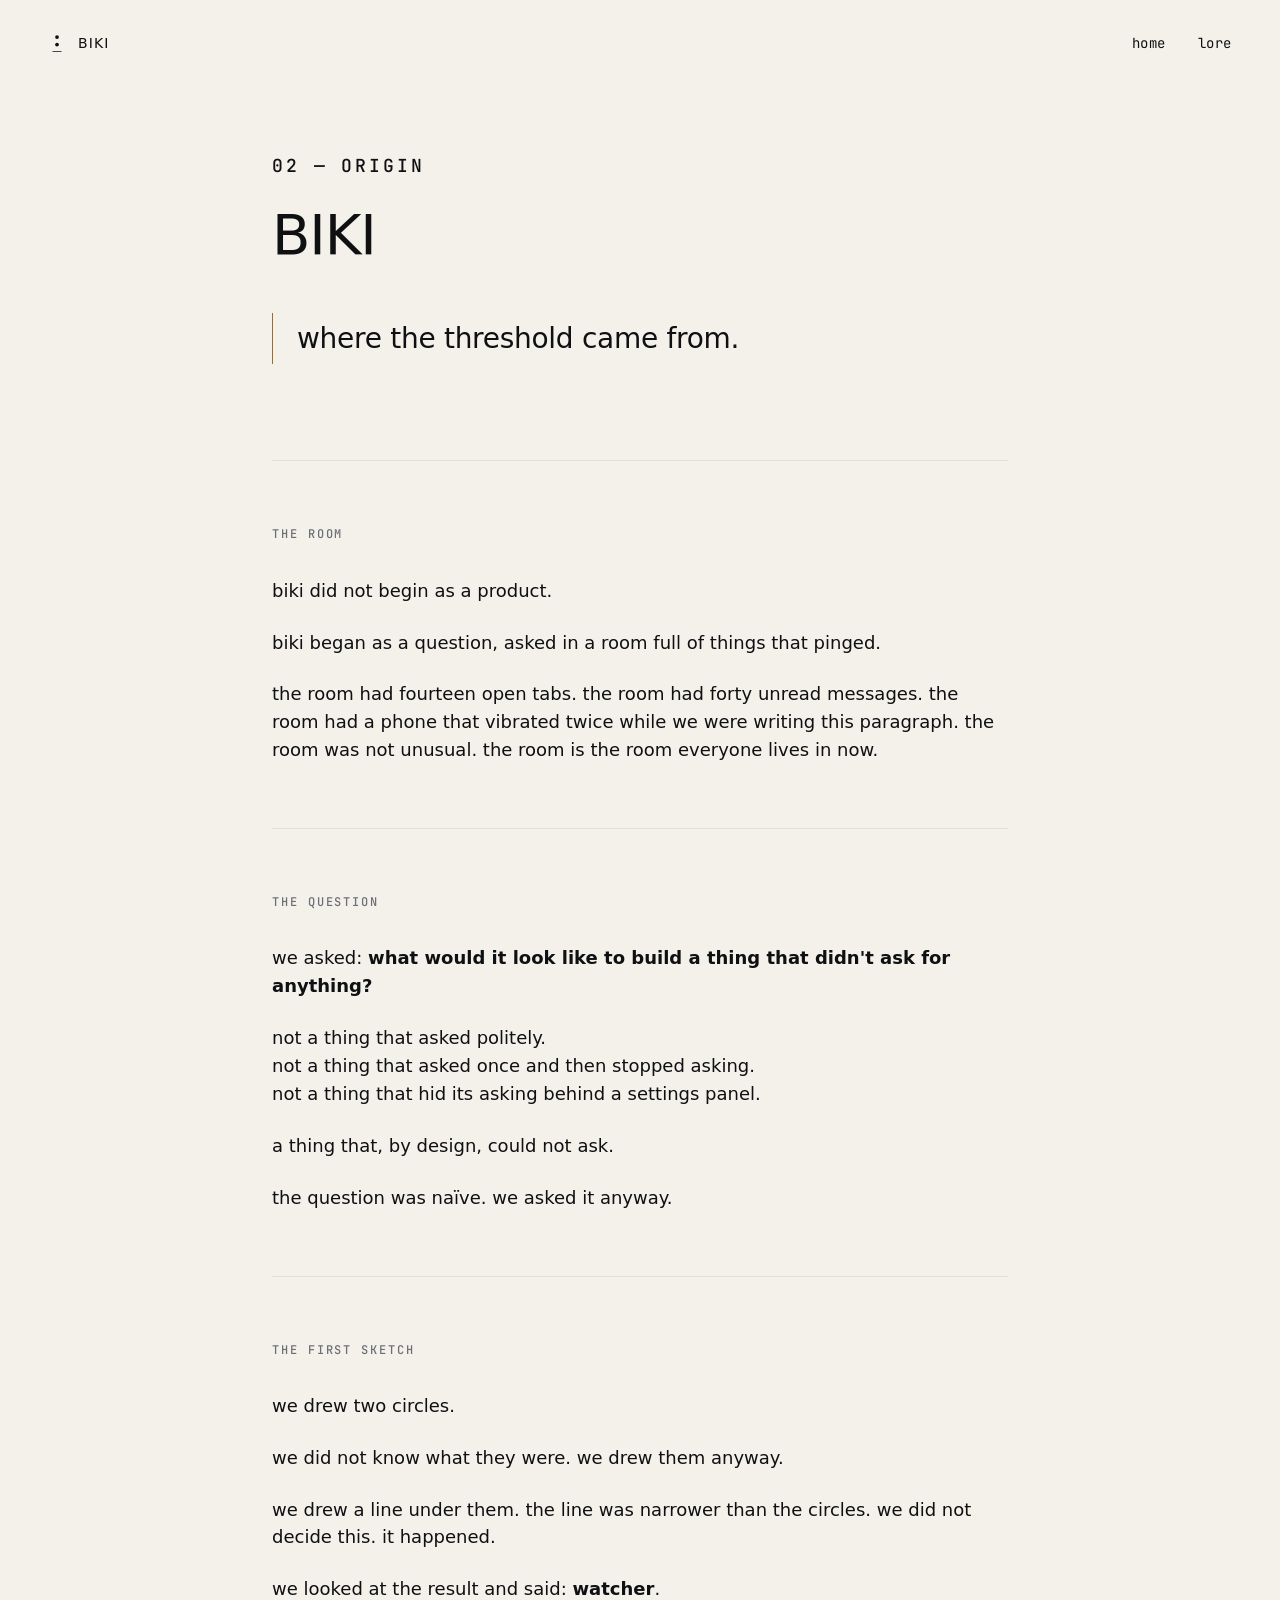
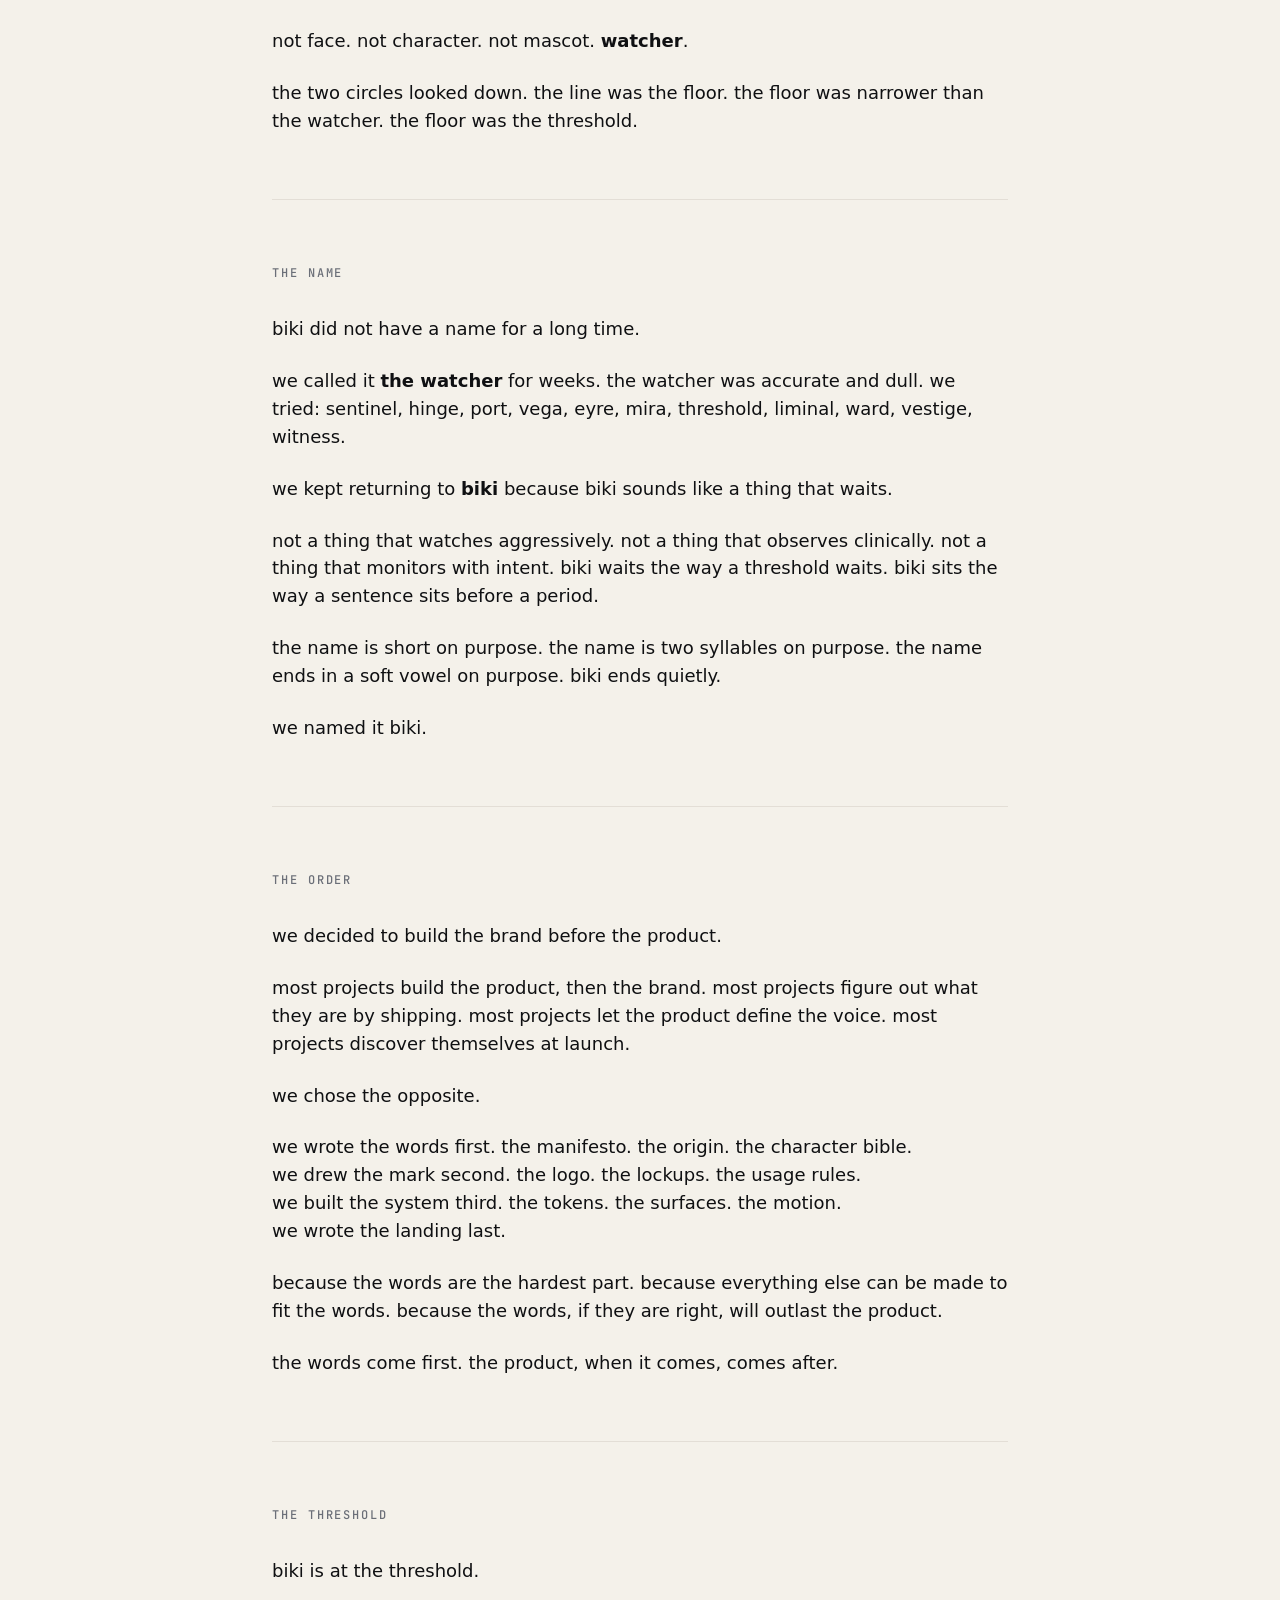
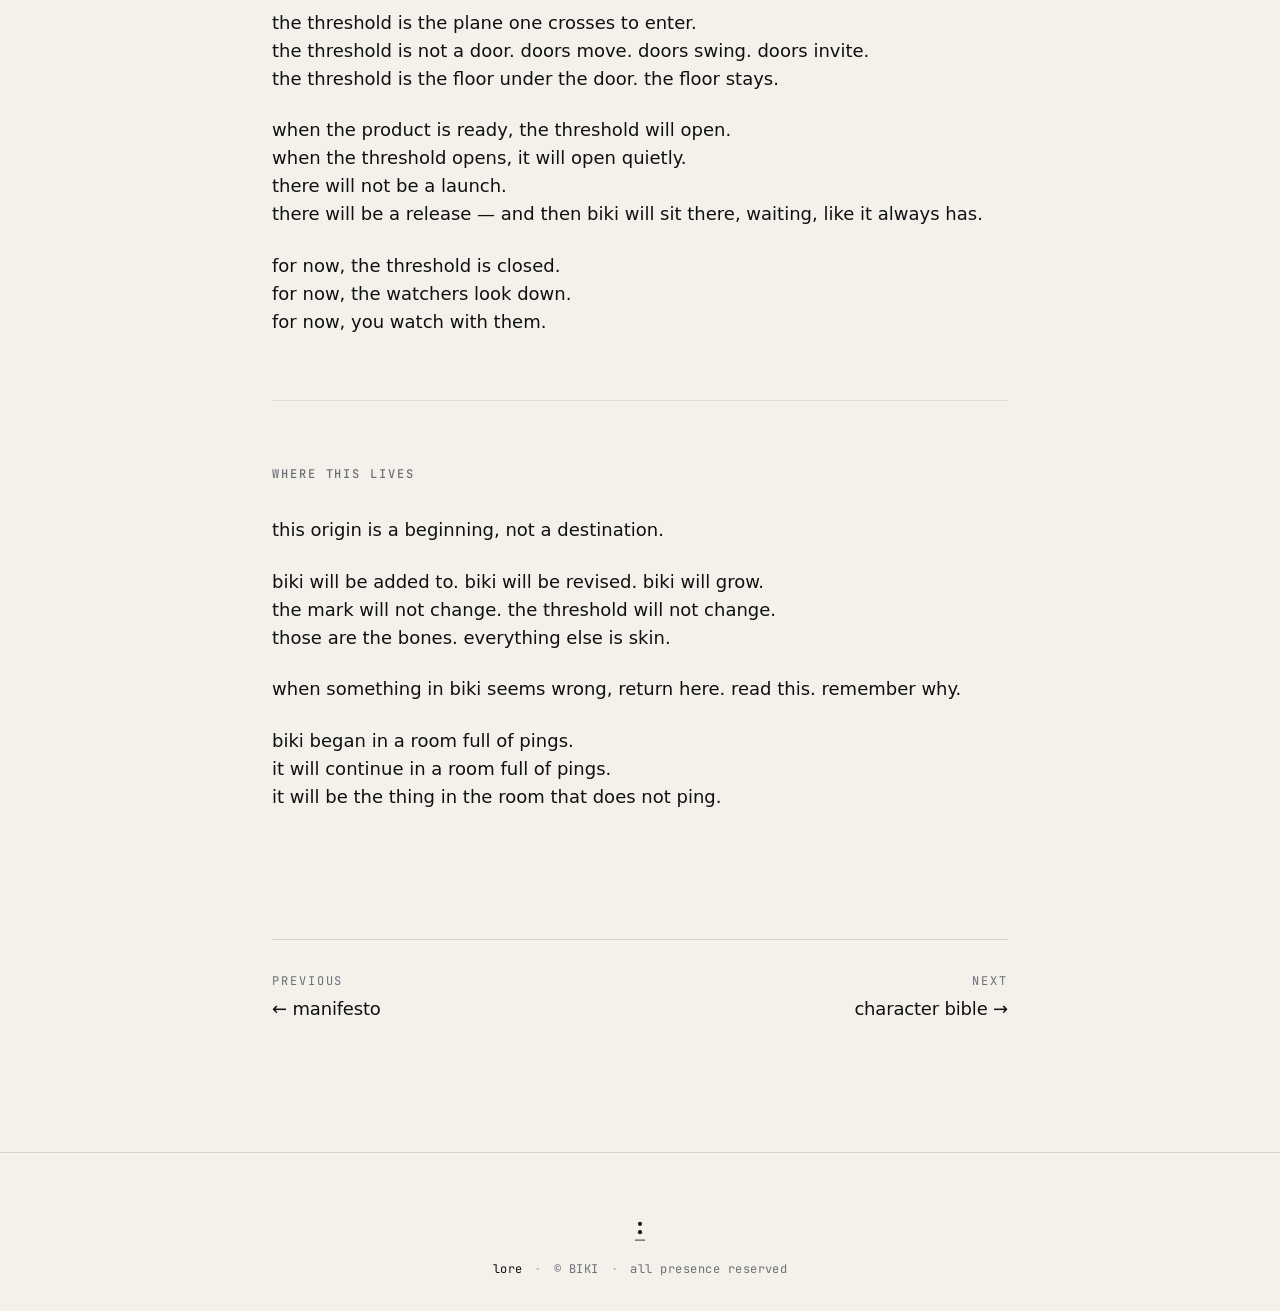
<file: brand/lore/origin.html>
<!DOCTYPE html>
<html lang="en">
<head>
  <meta charset="UTF-8">
  <meta name="viewport" content="width=device-width, initial-scale=1.0">
  <meta name="theme-color" content="#F4F1EA">
  <title>BIKI — origin</title>
  <meta name="description" content="where the threshold came from.">

  <meta property="og:title" content="BIKI — origin">
  <meta property="og:description" content="where the threshold came from.">
  <meta property="og:type" content="article">

  <link rel="preconnect" href="https://rsms.me/">
  <link rel="preconnect" href="https://fonts.googleapis.com">
  <link rel="preconnect" href="https://fonts.gstatic.com" crossorigin>
  <link rel="stylesheet" href="https://rsms.me/inter/inter.css">
  <link rel="stylesheet" href="https://fonts.googleapis.com/css2?family=JetBrains+Mono:wght@400;500&display=swap">

  <link rel="icon" type="image/svg+xml" href="/brand/logo/mark.svg">

  <link rel="stylesheet" href="/styles.css">
  <link rel="stylesheet" href="/brand/lore/lore.css">
</head>
<body>
  <header class="nav nav--lore">
    <a href="/" class="nav__mark" aria-label="BIKI — home">
      <svg class="nav__mark-svg" viewBox="0 0 24 32" aria-hidden="true">
        <circle cx="12" cy="8" r="2.5" fill="currentColor"/>
        <circle cx="12" cy="18" r="2.5" fill="currentColor"/>
        <rect x="6" y="27" width="12" height="1" fill="currentColor"/>
      </svg>
      <span class="nav__mark-text">BIKI</span>
    </a>
    <nav class="nav__links" aria-label="primary">
      <a href="/">home</a>
      <a href="/brand/lore/">lore</a>
    </nav>
  </header>

  <main class="lore" id="top">
    <p class="lore__kicker">02 — origin</p>
    <h1 class="lore__title">BIKI</h1>
    <blockquote class="lore__lede">where the threshold came from.</blockquote>

    <hr>

    <section>
      <h2>the room</h2>
      <p>biki did not begin as a product.</p>
      <p>biki began as a question, asked in a room full of things that pinged.</p>
      <p>the room had fourteen open tabs. the room had forty unread messages. the room had a phone that vibrated twice while we were writing this paragraph. the room was not unusual. the room is the room everyone lives in now.</p>
    </section>

    <hr>

    <section>
      <h2>the question</h2>
      <p>we asked: <strong>what would it look like to build a thing that didn't ask for anything?</strong></p>
      <p>not a thing that asked politely.<br>not a thing that asked once and then stopped asking.<br>not a thing that hid its asking behind a settings panel.</p>
      <p>a thing that, by design, could not ask.</p>
      <p>the question was naïve. we asked it anyway.</p>
    </section>

    <hr>

    <section>
      <h2>the first sketch</h2>
      <p>we drew two circles.</p>
      <p>we did not know what they were. we drew them anyway.</p>
      <p>we drew a line under them. the line was narrower than the circles. we did not decide this. it happened.</p>
      <p>we looked at the result and said: <strong>watcher</strong>.</p>
      <p>not face. not character. not mascot. <strong>watcher</strong>.</p>
      <p>the two circles looked down. the line was the floor. the floor was narrower than the watcher. the floor was the threshold.</p>
    </section>

    <hr>

    <section>
      <h2>the name</h2>
      <p>biki did not have a name for a long time.</p>
      <p>we called it <strong>the watcher</strong> for weeks. the watcher was accurate and dull. we tried: sentinel, hinge, port, vega, eyre, mira, threshold, liminal, ward, vestige, witness.</p>
      <p>we kept returning to <strong>biki</strong> because biki sounds like a thing that waits.</p>
      <p>not a thing that watches aggressively. not a thing that observes clinically. not a thing that monitors with intent. biki waits the way a threshold waits. biki sits the way a sentence sits before a period.</p>
      <p>the name is short on purpose. the name is two syllables on purpose. the name ends in a soft vowel on purpose. biki ends quietly.</p>
      <p>we named it biki.</p>
    </section>

    <hr>

    <section>
      <h2>the order</h2>
      <p>we decided to build the brand before the product.</p>
      <p>most projects build the product, then the brand. most projects figure out what they are by shipping. most projects let the product define the voice. most projects discover themselves at launch.</p>
      <p>we chose the opposite.</p>
      <p>we wrote the words first. the manifesto. the origin. the character bible.<br>we drew the mark second. the logo. the lockups. the usage rules.<br>we built the system third. the tokens. the surfaces. the motion.<br>we wrote the landing last.</p>
      <p>because the words are the hardest part. because everything else can be made to fit the words. because the words, if they are right, will outlast the product.</p>
      <p>the words come first. the product, when it comes, comes after.</p>
    </section>

    <hr>

    <section>
      <h2>the threshold</h2>
      <p>biki is at the threshold.</p>
      <p>the threshold is the plane one crosses to enter.<br>the threshold is not a door. doors move. doors swing. doors invite.<br>the threshold is the floor under the door. the floor stays.</p>
      <p>when the product is ready, the threshold will open.<br>when the threshold opens, it will open quietly.<br>there will not be a launch.<br>there will be a release — and then biki will sit there, waiting, like it always has.</p>
      <p>for now, the threshold is closed.<br>for now, the watchers look down.<br>for now, you watch with them.</p>
    </section>

    <hr>

    <section>
      <h2>where this lives</h2>
      <p>this origin is a beginning, not a destination.</p>
      <p>biki will be added to. biki will be revised. biki will grow.<br>the mark will not change. the threshold will not change.<br>those are the bones. everything else is skin.</p>
      <p>when something in biki seems wrong, return here. read this. remember why.</p>
      <p>biki began in a room full of pings.<br>it will continue in a room full of pings.<br>it will be the thing in the room that does not ping.</p>
    </section>

    <nav class="lore__nav" aria-label="lore navigation">
      <a href="/brand/lore/manifesto" class="lore__nav-link">
        <span class="lore__nav-label">previous</span>
        <span class="lore__nav-title">← manifesto</span>
      </a>
      <a href="/brand/lore/character-bible" class="lore__nav-link lore__nav-link--end">
        <span class="lore__nav-label">next</span>
        <span class="lore__nav-title">character bible →</span>
      </a>
    </nav>
  </main>

  <footer class="footer">
    <div class="footer__mark">
      <svg viewBox="0 0 24 32" aria-hidden="true">
        <circle cx="12" cy="8" r="2.5" fill="currentColor"/>
        <circle cx="12" cy="18" r="2.5" fill="currentColor"/>
        <rect x="6" y="27" width="12" height="1" fill="currentColor"/>
      </svg>
    </div>
    <div class="footer__meta">
      <a href="/brand/lore/">lore</a>
      <span class="footer__divider">·</span>
      <span>© BIKI</span>
      <span class="footer__divider">·</span>
      <span>all presence reserved</span>
    </div>
  </footer>
</body>
</html>
</file>
<file: styles.css>
/* BIKI — landing page styles
 * imports the brand design system tokens as the source of truth.
 * do not duplicate token values here. reference them.
 */

@import url('brand/design-system/tokens.css');

/* ─────────────────────────────────────────────
 * RESET
 * ───────────────────────────────────────────── */

*, *::before, *::after {
  box-sizing: border-box;
  margin: 0;
  padding: 0;
}

html {
  -webkit-font-smoothing: antialiased;
  -moz-osx-font-smoothing: grayscale;
  text-rendering: optimizeLegibility;
  scroll-behavior: smooth;
}

body {
  font-family: var(--font-sans);
  font-weight: var(--weight-regular);
  font-size: var(--text-body);
  line-height: var(--leading-body);
  color: var(--text-on-bone);
  background-color: var(--surface-bone);
  font-feature-settings: 'ss01', 'cv11';
}

img, svg {
  display: block;
  max-width: 100%;
}

a {
  color: inherit;
  text-decoration: none;
  transition: color var(--duration-fast) var(--ease-out),
              opacity var(--duration-fast) var(--ease-out);
}

a:hover {
  color: var(--accent);
}

button {
  font-family: inherit;
  background: none;
  border: none;
  cursor: pointer;
}

em {
  font-style: italic;
  color: var(--accent);
}

strong {
  font-weight: var(--weight-semibold);
}

/* ─────────────────────────────────────────────
 * NAV
 * ───────────────────────────────────────────── */

.nav {
  position: fixed;
  top: 0;
  left: 0;
  right: 0;
  z-index: var(--z-overlay);
  display: flex;
  align-items: center;
  justify-content: space-between;
  padding: var(--space-6) var(--space-12);
  background-color: rgba(244, 241, 234, 0.85);
  backdrop-filter: blur(16px);
  -webkit-backdrop-filter: blur(16px);
  border-bottom: 1px solid transparent;
  transition: border-color var(--duration-base) var(--ease-out);
}

.nav__mark {
  display: flex;
  align-items: center;
  gap: var(--space-3);
  color: var(--text-on-bone);
}

.nav__mark:hover {
  color: var(--text-on-bone);
}

.nav__mark-svg {
  width: 18px;
  height: 24px;
}

.nav__mark-text {
  font-size: var(--text-body-sm);
  font-weight: var(--weight-medium);
  letter-spacing: var(--tracking-wider);
}

.nav__links {
  display: flex;
  gap: var(--space-8);
  font-size: var(--text-body-sm);
  font-family: var(--font-mono);
  letter-spacing: var(--tracking-wide);
}

.nav__links a {
  position: relative;
  padding: var(--space-2) 0;
}

.nav__links a::after {
  content: '';
  position: absolute;
  bottom: 0;
  left: 0;
  width: 0;
  height: 1px;
  background-color: var(--accent);
  transition: width var(--duration-base) var(--ease-out);
}

.nav__links a:hover::after {
  width: 100%;
}

/* ─────────────────────────────────────────────
 * HERO
 * ───────────────────────────────────────────── */

.hero {
  min-height: 100vh;
  display: flex;
  flex-direction: column;
  align-items: center;
  justify-content: center;
  text-align: center;
  padding: var(--space-32) var(--space-8);
  gap: var(--space-12);
  position: relative;
}

.hero__lockup {
  width: 200px;
  height: 120px;
  color: var(--text-on-bone);
  animation: fade-in var(--duration-slow) var(--ease-out) 0.1s both;
}

.hero__headline {
  font-size: var(--text-display-xl);
  line-height: var(--leading-display-xl);
  letter-spacing: var(--tracking-tight);
  font-weight: var(--weight-medium);
  max-width: 900px;
  animation: fade-up var(--duration-slow) var(--ease-out) 0.3s both;
}

.hero__subhead {
  font-size: var(--text-body-lg);
  line-height: var(--leading-body-lg);
  color: var(--text-on-bone-mute);
  max-width: 560px;
  animation: fade-up var(--duration-slow) var(--ease-out) 0.5s both;
}

.hero__cta {
  display: inline-flex;
  align-items: center;
  gap: var(--space-2);
  padding: var(--space-3) 0;
  font-size: var(--text-body-sm);
  font-family: var(--font-mono);
  letter-spacing: var(--tracking-wide);
  color: var(--text-on-bone);
  border-bottom: 1px solid var(--border-on-bone);
  margin-top: var(--space-4);
  animation: fade-up var(--duration-slow) var(--ease-out) 0.7s both;
  transition: color var(--duration-fast) var(--ease-out),
              border-color var(--duration-fast) var(--ease-out);
}

.hero__cta:hover {
  color: var(--accent);
  border-color: var(--accent);
}

.hero__cta svg {
  transition: transform var(--duration-base) var(--ease-out);
}

.hero__cta:hover svg {
  transform: translateY(2px);
}

/* ─────────────────────────────────────────────
 * SECTION (shared)
 * ───────────────────────────────────────────── */

.section {
  padding: var(--space-32) var(--space-8);
  max-width: var(--container-xl);
  margin: 0 auto;
  display: grid;
  grid-template-columns: 240px 1fr;
  gap: var(--space-16);
  border-top: 1px solid var(--border-on-bone);
}

.section--ink {
  background-color: var(--surface-ink);
  color: var(--text-on-ink);
  max-width: none;
  padding: var(--space-32) var(--space-12);
  margin: var(--space-24) 0 0;
  border-top: none;
  display: flex;
  flex-direction: column;
  align-items: center;
  text-align: center;
  gap: var(--space-8);
}

.section__label {
  font-family: var(--font-mono);
  font-size: var(--text-caption);
  font-weight: var(--weight-medium);
  letter-spacing: var(--tracking-wider);
  color: var(--text-on-bone-mute);
  padding-top: var(--space-2);
}

.section__label--on-ink {
  color: var(--text-on-ink-mute);
}

.section__body {
  max-width: var(--container-md);
  font-size: var(--text-body-lg);
  line-height: var(--leading-body-lg);
  color: var(--text-on-bone);
}

.section--ink .section__body {
  color: var(--text-on-ink);
}

.section__body p {
  margin-bottom: var(--space-6);
}

.section__body p:last-child {
  margin-bottom: 0;
}

.section__lead {
  font-size: var(--text-heading-md);
  line-height: var(--leading-heading-md);
  font-weight: var(--weight-medium);
  letter-spacing: var(--tracking-snug);
  margin-bottom: var(--space-8) !important;
}

.section__cta {
  display: inline-flex;
  align-items: center;
  gap: var(--space-3);
  padding: var(--space-4) var(--space-8);
  font-size: var(--text-body-sm);
  font-family: var(--font-mono);
  letter-spacing: var(--tracking-wide);
  color: var(--text-on-ink);
  border: 1px solid var(--border-on-ink);
  background-color: transparent;
  margin-top: var(--space-4);
  transition: color var(--duration-fast) var(--ease-out),
              border-color var(--duration-fast) var(--ease-out),
              background-color var(--duration-fast) var(--ease-out);
}

.section__cta:hover {
  color: var(--surface-ink);
  background-color: var(--accent);
  border-color: var(--accent);
}

.section__cta svg {
  transition: transform var(--duration-base) var(--ease-out);
}

.section__cta:hover svg {
  transform: translateX(3px);
}

/* ─────────────────────────────────────────────
 * MARK SHOWCASE
 * ───────────────────────────────────────────── */

.mark__showcase {
  grid-column: 1 / -1;
  display: grid;
  grid-template-columns: 1fr 1fr;
  gap: var(--space-6);
  margin-bottom: var(--space-16);
}

.mark__surface {
  margin: 0;
  aspect-ratio: 16 / 10;
  display: flex;
  align-items: center;
  justify-content: center;
  flex-direction: column;
  gap: var(--space-6);
  position: relative;
  padding: var(--space-8);
}

.mark__surface--bone {
  background-color: var(--surface-bone);
  border: 1px solid var(--border-on-bone);
}

.mark__surface--ink {
  background-color: var(--surface-ink);
  color: var(--text-on-ink);
}

.mark__svg {
  width: 56px;
  height: 75px;
}

.mark__surface figcaption {
  display: flex;
  flex-direction: column;
  align-items: center;
  gap: var(--space-1);
  font-family: var(--font-mono);
  font-size: var(--text-caption);
  letter-spacing: var(--tracking-wide);
}

.mark__label {
  color: var(--text-on-bone);
  font-weight: var(--weight-medium);
}

.mark__surface--ink .mark__label {
  color: var(--text-on-ink);
}

.mark__hex {
  color: var(--text-on-bone-mute);
  letter-spacing: var(--tracking-normal);
}

.mark__surface--ink .mark__hex {
  color: var(--text-on-ink-mute);
}

/* ─────────────────────────────────────────────
 * FOOTER
 * ───────────────────────────────────────────── */

.footer {
  display: flex;
  align-items: center;
  justify-content: center;
  flex-direction: column;
  gap: var(--space-4);
  padding: var(--space-16) var(--space-8) var(--space-8);
  border-top: 1px solid var(--border-on-bone);
}

.footer__mark svg {
  width: 20px;
  height: 27px;
  color: var(--text-on-bone);
}

.footer__meta {
  display: flex;
  align-items: center;
  gap: var(--space-3);
  font-family: var(--font-mono);
  font-size: var(--text-caption);
  letter-spacing: var(--tracking-wide);
  color: var(--text-on-bone-mute);
}

.footer__divider {
  color: var(--text-on-bone-mute);
  opacity: 0.5;
}

/* ─────────────────────────────────────────────
 * ANIMATIONS
 * ───────────────────────────────────────────── */

@keyframes fade-in {
  from { opacity: 0; }
  to { opacity: 1; }
}

@keyframes fade-up {
  from {
    opacity: 0;
    transform: translateY(12px);
  }
  to {
    opacity: 1;
    transform: translateY(0);
  }
}

/* respect reduced motion */
@media (prefers-reduced-motion: reduce) {
  *, *::before, *::after {
    animation-duration: 0.01ms !important;
    transition-duration: 0.01ms !important;
    scroll-behavior: auto !important;
  }
}

/* ─────────────────────────────────────────────
 * RESPONSIVE
 * ───────────────────────────────────────────── */

@media (max-width: 900px) {
  .nav {
    padding: var(--space-4) var(--space-6);
  }

  .nav__links {
    gap: var(--space-4);
  }

  .hero {
    padding: var(--space-24) var(--space-6);
    gap: var(--space-8);
  }

  .hero__headline {
    font-size: var(--text-display-lg);
  }

  .hero__subhead {
    font-size: var(--text-body);
  }

  .section {
    grid-template-columns: 1fr;
    gap: var(--space-8);
    padding: var(--space-24) var(--space-6);
  }

  .section--ink {
    padding: var(--space-24) var(--space-6);
  }

  .section__body {
    font-size: var(--text-body);
  }

  .mark__showcase {
    grid-template-columns: 1fr;
  }
}

@media (max-width: 540px) {
  .hero__headline {
    font-size: var(--text-display-md);
  }

  .nav__links {
    display: none;
  }
}
</file>
<file: brand/lore/lore.css>
/* BIKI — lore prose styles
 * imports the brand design system tokens as the source of truth.
 * used by every page under /brand/lore/.
 */

@import url('../design-system/tokens.css');

/* ─────────────────────────────────────────────
 * PAGE WRAPPER
 * ───────────────────────────────────────────── */

.lore {
  max-width: var(--container-md);
  margin: 0 auto;
  padding: calc(var(--space-32) + var(--space-6)) var(--space-8) var(--space-32);
  animation: fade-up var(--duration-slow) var(--ease-out) 0.2s both;
}

/* nav variant — slightly more transparent over prose pages */
.nav--lore {
  background-color: rgba(244, 241, 234, 0.78);
}

/* ─────────────────────────────────────────────
 * KICKER + TITLE + LEDE
 * ───────────────────────────────────────────── */

.lore__kicker {
  font-family: var(--font-mono);
  font-size: var(--text-caption);
  font-weight: var(--weight-medium);
  letter-spacing: var(--tracking-widest);
  text-transform: uppercase;
  color: var(--text-on-bone-mute);
  margin-bottom: var(--space-6);
}

.lore__title {
  font-size: var(--text-display-lg);
  line-height: var(--leading-display-lg);
  letter-spacing: var(--tracking-tight);
  font-weight: var(--weight-medium);
  color: var(--text-on-bone);
  margin-bottom: var(--space-6);
}

.lore__lede {
  font-size: var(--text-heading-lg);
  line-height: var(--leading-heading-lg);
  letter-spacing: var(--tracking-snug);
  font-weight: var(--weight-medium);
  color: var(--text-on-bone);
  border-left: 1px solid var(--accent);
  padding: var(--space-2) 0 var(--space-2) var(--space-6);
  margin: var(--space-12) 0 var(--space-24);
  font-style: normal;
}

/* ─────────────────────────────────────────────
 * DIVIDER
 * ───────────────────────────────────────────── */

.lore hr {
  border: none;
  height: 1px;
  background-color: var(--border-on-bone);
  margin: var(--space-16) 0;
  opacity: 0.6;
}

/* ─────────────────────────────────────────────
 * SECTIONS
 * ───────────────────────────────────────────── */

.lore section {
  margin: 0;
}

.lore h2 {
  font-family: var(--font-mono);
  font-size: var(--text-caption);
  font-weight: var(--weight-medium);
  letter-spacing: var(--tracking-widest);
  text-transform: uppercase;
  color: var(--text-on-bone-mute);
  margin: 0 0 var(--space-8);
}

.lore h3 {
  font-size: var(--text-body-lg);
  line-height: var(--leading-body-lg);
  font-weight: var(--weight-medium);
  letter-spacing: var(--tracking-snug);
  color: var(--text-on-bone);
  margin: var(--space-12) 0 var(--space-4);
}

.lore p {
  font-size: var(--text-body-lg);
  line-height: var(--leading-body-lg);
  color: var(--text-on-bone);
  margin-bottom: var(--space-6);
}

.lore p:last-child {
  margin-bottom: 0;
}

.lore strong {
  font-weight: var(--weight-semibold);
  color: var(--text-on-bone);
}

.lore em {
  color: var(--accent);
}

/* ─────────────────────────────────────────────
 * LISTS
 * ───────────────────────────────────────────── */

.lore__list {
  list-style: none;
  padding: 0;
  margin: 0 0 var(--space-8);
  border-top: 1px solid var(--border-on-bone);
}

.lore__list li {
  font-size: var(--text-body-lg);
  line-height: var(--leading-body-lg);
  color: var(--text-on-bone);
  padding: var(--space-3) 0;
  border-bottom: 1px solid var(--border-on-bone);
}

.lore__list--reading li {
  display: flex;
  flex-direction: column;
  gap: var(--space-1);
  padding: var(--space-6) 0;
}

.lore__list--reading li a {
  font-size: var(--text-body-lg);
  font-weight: var(--weight-medium);
  color: var(--text-on-bone);
}

.lore__list--reading li a:hover {
  color: var(--accent);
}

.lore__list-meta {
  font-family: var(--font-mono);
  font-size: var(--text-caption);
  letter-spacing: var(--tracking-wide);
  color: var(--text-on-bone-mute);
}

.lore ol.lore__list {
  counter-reset: lore-list;
}

.lore ol.lore__list > li {
  counter-increment: lore-list;
  position: relative;
  padding-left: var(--space-12);
}

.lore ol.lore__list > li::before {
  content: counter(lore-list, decimal-leading-zero);
  position: absolute;
  left: 0;
  top: var(--space-3);
  font-family: var(--font-mono);
  font-size: var(--text-caption);
  letter-spacing: var(--tracking-wide);
  color: var(--text-on-bone-mute);
}

/* ─────────────────────────────────────────────
 * TABLE
 * ───────────────────────────────────────────── */

.lore__table {
  width: 100%;
  border-collapse: collapse;
  margin: var(--space-12) 0;
  font-size: var(--text-body);
  line-height: var(--leading-body);
}

.lore__table th,
.lore__table td {
  text-align: left;
  padding: var(--space-4) var(--space-4) var(--space-4) 0;
  border-bottom: 1px solid var(--border-on-bone);
  vertical-align: top;
}

.lore__table th {
  font-family: var(--font-mono);
  font-size: var(--text-caption);
  font-weight: var(--weight-medium);
  letter-spacing: var(--tracking-widest);
  text-transform: uppercase;
  color: var(--text-on-bone-mute);
  border-bottom-color: var(--text-on-bone);
}

.lore__table tbody tr:last-child td {
  border-bottom: none;
}

.lore__table td:first-child {
  width: 32%;
  font-family: var(--font-mono);
  font-size: var(--text-mono);
  letter-spacing: var(--tracking-wide);
  color: var(--text-on-bone);
}

/* ─────────────────────────────────────────────
 * CODE
 * ───────────────────────────────────────────── */

.lore code {
  font-family: var(--font-mono);
  font-size: var(--text-mono);
  color: var(--text-on-bone);
  background-color: var(--surface-bone-soft);
  padding: 2px var(--space-1);
  border-radius: var(--radius-xs);
}

.lore pre {
  background-color: var(--surface-bone-soft);
  border-left: 1px solid var(--accent);
  padding: var(--space-6) var(--space-8);
  margin: var(--space-8) 0;
  overflow-x: auto;
  font-family: var(--font-mono);
  font-size: var(--text-mono);
  line-height: var(--leading-mono);
  color: var(--text-on-bone);
}

.lore pre code {
  background: none;
  padding: 0;
  border-radius: 0;
  font-size: inherit;
}

/* ─────────────────────────────────────────────
 * PREV / NEXT NAV
 * ───────────────────────────────────────────── */

.lore__nav {
  display: flex;
  justify-content: space-between;
  align-items: stretch;
  gap: var(--space-6);
  margin-top: var(--space-32);
  padding-top: var(--space-8);
  border-top: 1px solid var(--border-on-bone);
}

.lore__nav-link {
  display: flex;
  flex-direction: column;
  gap: var(--space-1);
  color: var(--text-on-bone);
  transition: color var(--duration-fast) var(--ease-out);
}

.lore__nav-link:hover {
  color: var(--accent);
}

.lore__nav-link--end {
  text-align: right;
  margin-left: auto;
}

.lore__nav-label {
  font-family: var(--font-mono);
  font-size: var(--text-caption);
  letter-spacing: var(--tracking-widest);
  text-transform: uppercase;
  color: var(--text-on-bone-mute);
}

.lore__nav-title {
  font-size: var(--text-body-lg);
  font-weight: var(--weight-medium);
  letter-spacing: var(--tracking-snug);
}

/* ─────────────────────────────────────────────
 * FOOTER OVERRIDE (current page indicator)
 * ───────────────────────────────────────────── */

.footer__meta a {
  color: var(--text-on-bone);
}

.footer__meta a[aria-current="page"] {
  color: var(--accent);
}

/* ─────────────────────────────────────────────
 * RESPONSIVE
 * ───────────────────────────────────────────── */

@media (max-width: 720px) {
  .lore {
    padding-top: calc(var(--space-24) + var(--space-6));
    padding-left: var(--space-6);
    padding-right: var(--space-6);
  }

  .lore__title {
    font-size: var(--text-display-md);
  }

  .lore__lede {
    font-size: var(--text-heading-md);
  }

  .lore p,
  .lore__list li,
  .lore ol.lore__list > li {
    font-size: var(--text-body);
    line-height: var(--leading-body);
  }

  .lore__nav {
    flex-direction: column;
    gap: var(--space-4);
  }

  .lore__nav-link--end {
    text-align: left;
  }

  .lore__table td:first-child {
    width: auto;
    display: block;
    padding-bottom: var(--space-1);
    border-bottom: none;
  }

  .lore__table td:last-child {
    display: block;
    padding-top: 0;
  }

  .nav--lore .nav__links {
    gap: var(--space-4);
  }
}
</file>
